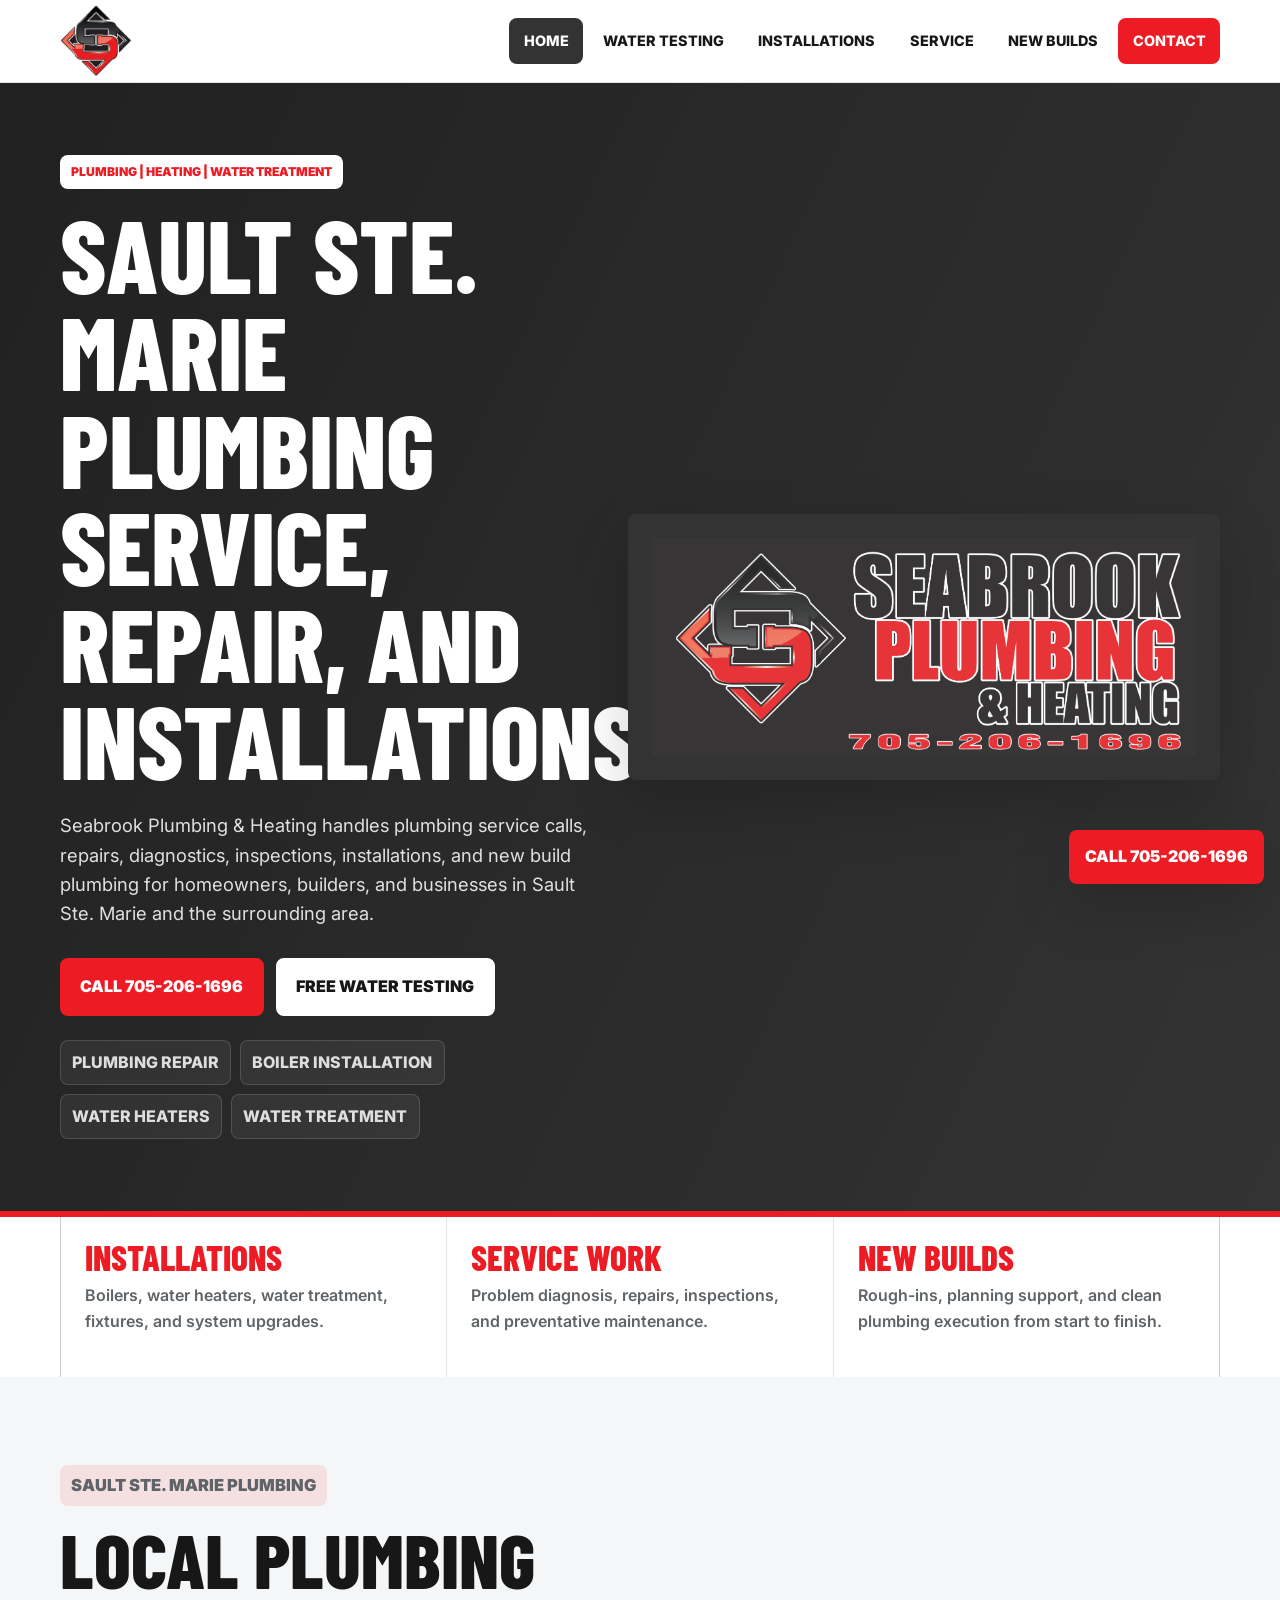
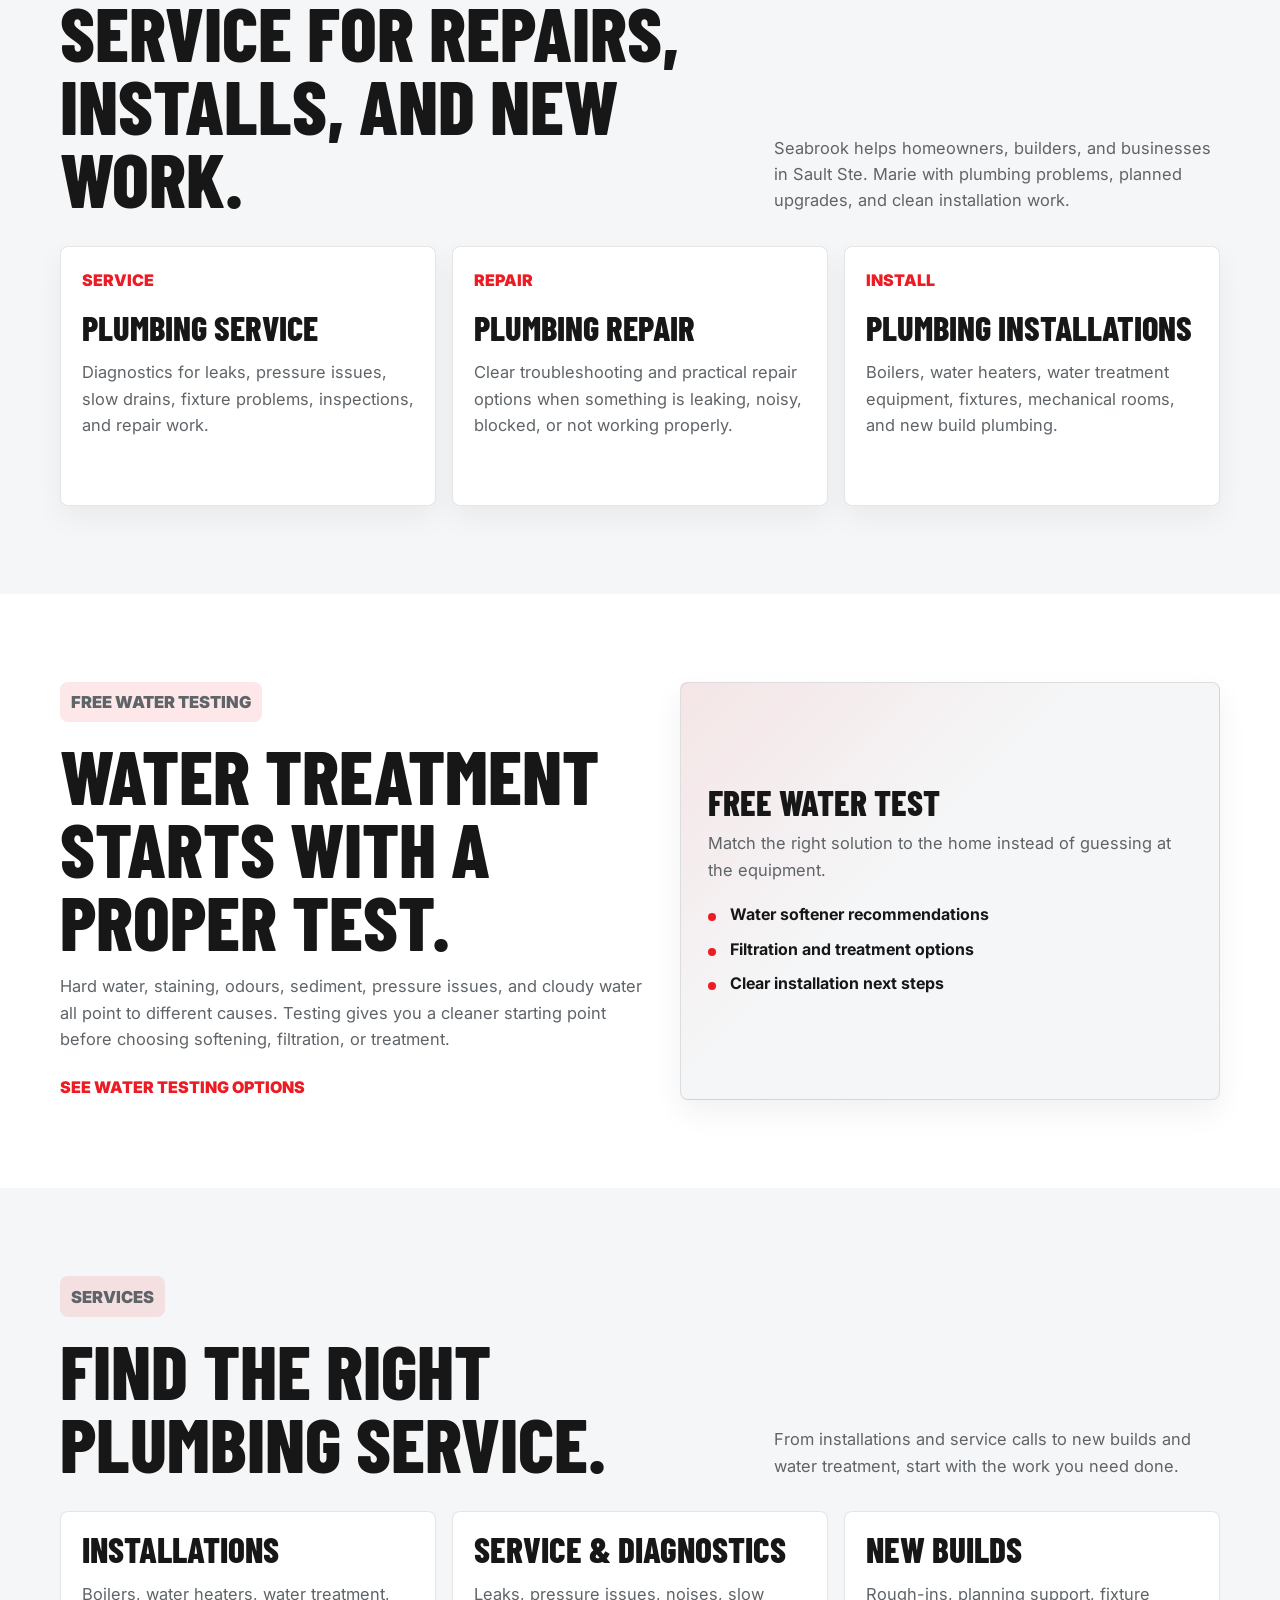
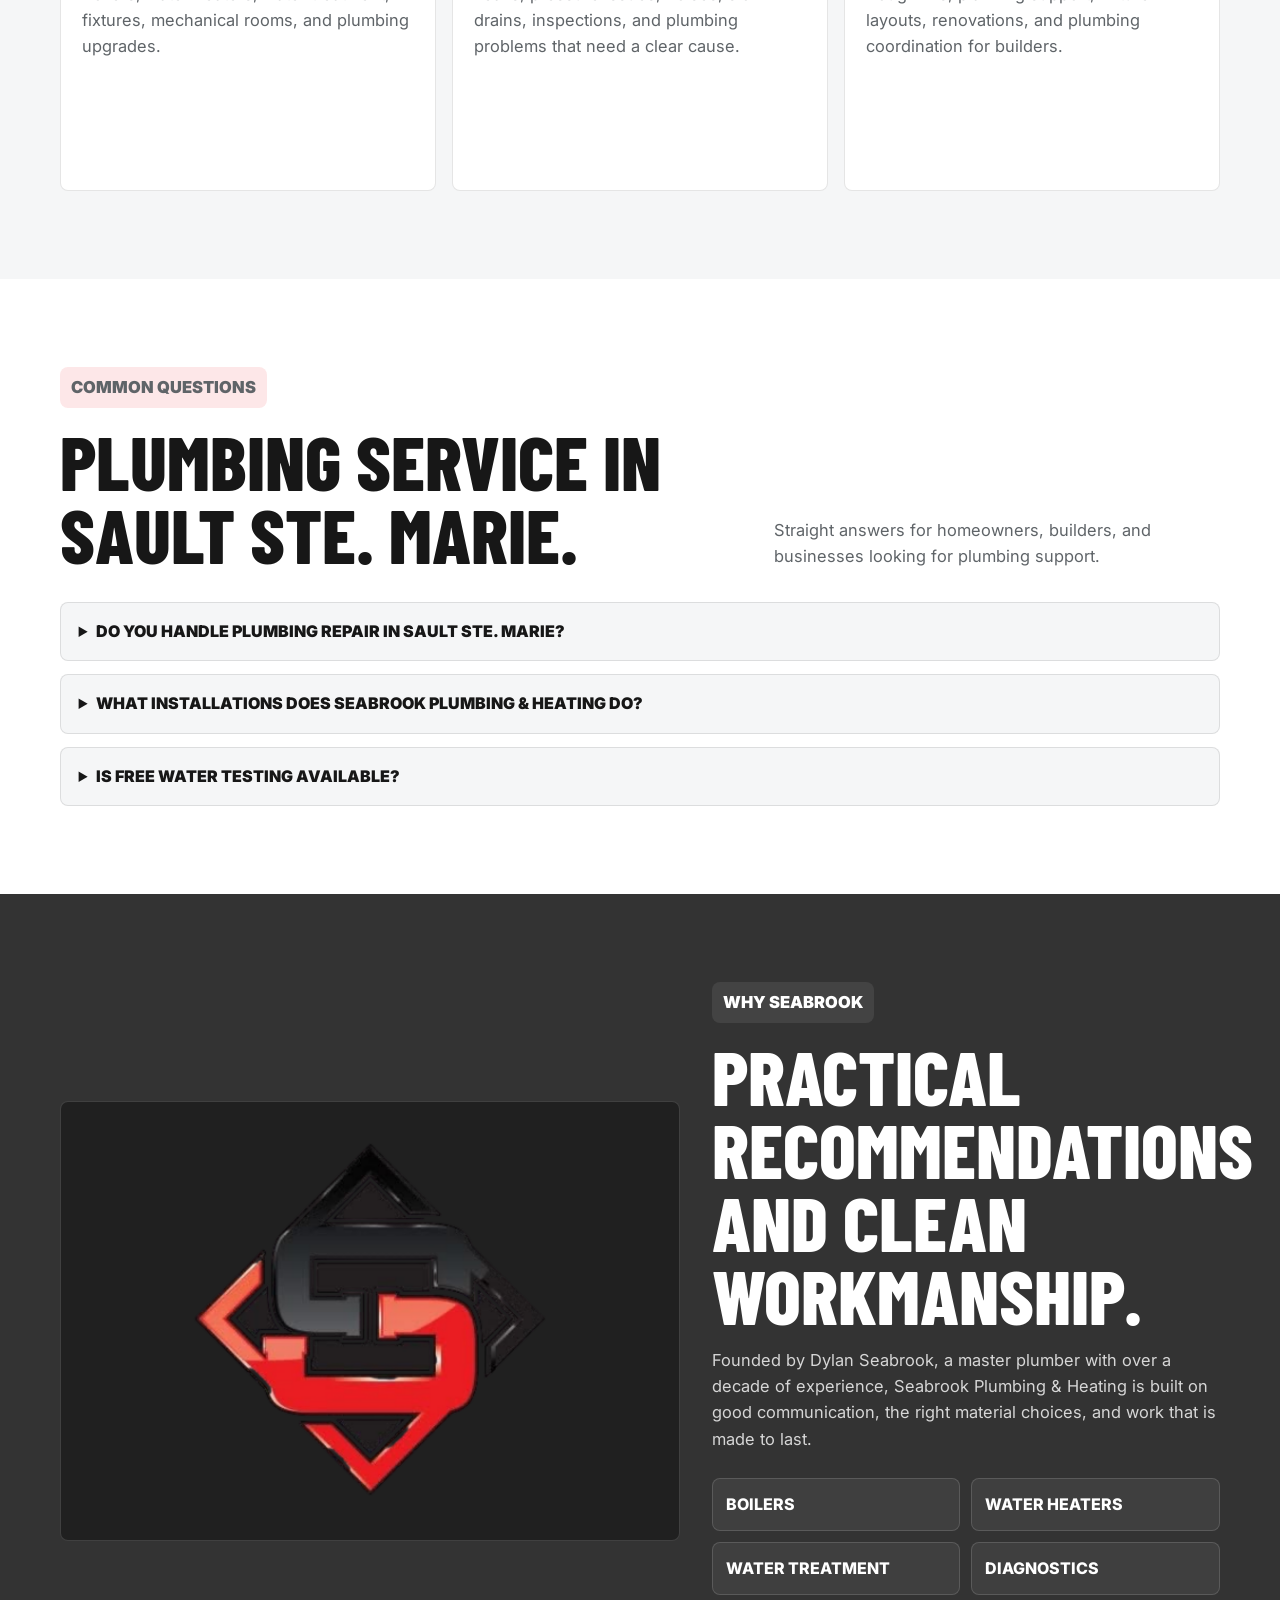
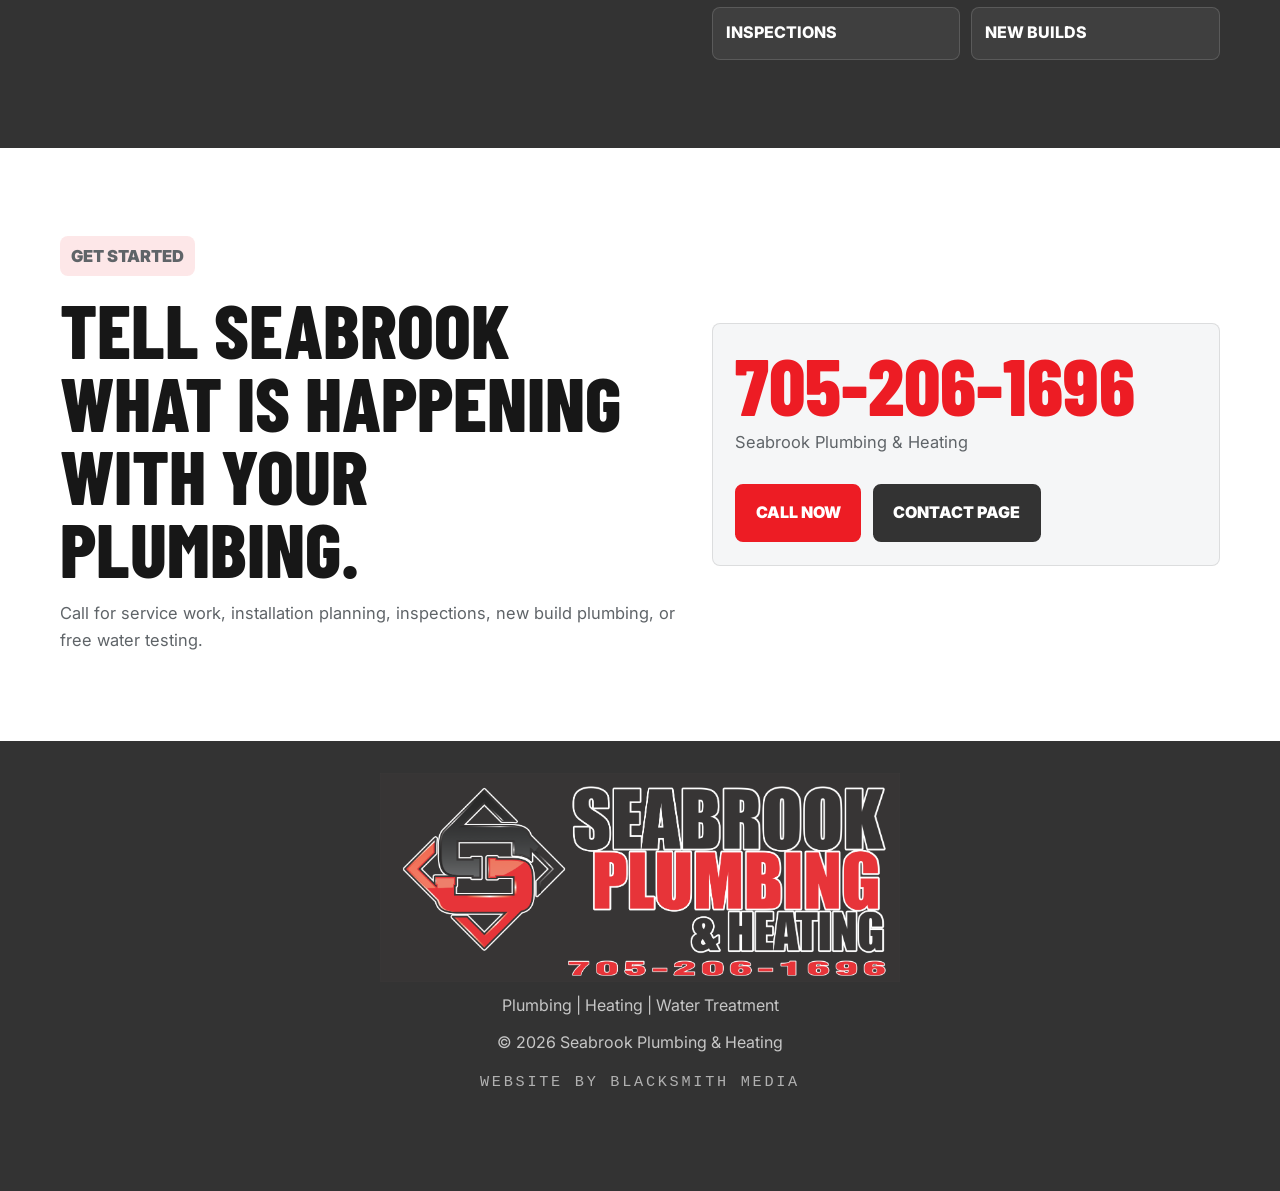
<file: index.html>
<!DOCTYPE html>
<html lang="en">
<head>
  <meta charset="UTF-8" />
  <meta name="viewport" content="width=device-width, initial-scale=1.0" />

  <title>Sault Ste. Marie Plumber | Service, Repair, Installations &amp; Water Treatment</title>
  <meta name="description" content="Seabrook Plumbing & Heating is a Sault Ste. Marie plumber for plumbing service, repair, diagnostics, inspections, boiler and water heater installations, new builds, water treatment, and free water testing." />
  <meta name="robots" content="index, follow" />
  <meta name="theme-color" content="#ffffff" />
  <link rel="canonical" href="https://seabrookplumbing.ca/" />

  <meta property="og:title" content="Sault Ste. Marie Plumber | Service, Repair, Installations &amp; Water Treatment" />
  <meta property="og:description" content="Local plumbing service, repair, installations, inspections, boiler and water heater work, new builds, water treatment, and free water testing in Sault Ste. Marie." />
  <meta property="og:type" content="website" />
  <meta property="og:url" content="https://seabrookplumbing.ca/" />
  <meta property="og:image" content="https://seabrookplumbing.ca/assets/seabrook-logo-header.png" />

  <meta name="twitter:card" content="summary_large_image" />
  <meta name="twitter:title" content="Sault Ste. Marie Plumber | Service, Repair, Installations &amp; Water Treatment" />
  <meta name="twitter:description" content="Local plumbing service, repair, installations, inspections, boiler and water heater work, new builds, water treatment, and free water testing in Sault Ste. Marie." />
  <meta name="twitter:image" content="https://seabrookplumbing.ca/assets/seabrook-logo-header.png" />

  <link rel="icon" type="image/png" href="favicon.png" />
  <link rel="apple-touch-icon" href="apple-touch-icon.png" />
  <link rel="manifest" href="site.webmanifest" />
  <link rel="preconnect" href="https://fonts.googleapis.com" />
  <link rel="preconnect" href="https://fonts.gstatic.com" crossorigin />
  <link href="https://fonts.googleapis.com/css2?family=Barlow+Condensed:wght@600;700;800&amp;family=Inter:wght@400;500;600;700&amp;display=swap" rel="stylesheet" />
  <link rel="stylesheet" href="styles.css" />

  <script type="application/ld+json">
  {
    "@context": "https://schema.org",
    "@type": "Plumber",
    "name": "Seabrook Plumbing & Heating",
    "url": "https://seabrookplumbing.ca/",
    "logo": "https://seabrookplumbing.ca/assets/seabrook-logo.png",
    "image": "https://seabrookplumbing.ca/assets/seabrook-logo-header.png",
    "telephone": "+1-705-206-1696",
    "founder": {
      "@type": "Person",
      "name": "Dylan Seabrook",
      "jobTitle": "Master Plumber"
    },
    "address": {
      "@type": "PostalAddress",
      "addressLocality": "Sault Ste. Marie",
      "addressRegion": "ON",
      "addressCountry": "CA"
    },
    "areaServed": [
      "Sault Ste. Marie, Ontario",
      "Algoma District, Ontario"
    ],
    "hasOfferCatalog": {
      "@type": "OfferCatalog",
      "name": "Sault Ste. Marie Plumbing Services",
      "itemListElement": [
        {
          "@type": "Offer",
          "itemOffered": {
            "@type": "Service",
            "name": "Plumbing Service and Repair in Sault Ste. Marie",
            "serviceType": "Plumbing repair",
            "areaServed": "Sault Ste. Marie, Ontario"
          }
        },
        {
          "@type": "Offer",
          "itemOffered": {
            "@type": "Service",
            "name": "Plumbing Installations in Sault Ste. Marie",
            "serviceType": "Plumbing installation",
            "areaServed": "Sault Ste. Marie, Ontario"
          }
        },
        {
          "@type": "Offer",
          "itemOffered": {
            "@type": "Service",
            "name": "Water Treatment and Free Water Testing",
            "serviceType": "Water treatment",
            "areaServed": "Sault Ste. Marie, Ontario"
          }
        }
      ]
    },
    "mainEntity": [
      {
        "@type": "Question",
        "name": "Does Seabrook Plumbing & Heating provide plumbing repair in Sault Ste. Marie?",
        "acceptedAnswer": {
          "@type": "Answer",
          "text": "Yes. Seabrook Plumbing & Heating provides plumbing service, diagnostics, inspections, and repair support for homes, businesses, and builders in Sault Ste. Marie and the surrounding area."
        }
      },
      {
        "@type": "Question",
        "name": "What plumbing installations does Seabrook Plumbing & Heating handle?",
        "acceptedAnswer": {
          "@type": "Answer",
          "text": "Seabrook Plumbing & Heating handles boiler installations, water heaters, water treatment systems, fixtures, mechanical room work, and plumbing upgrades."
        }
      },
      {
        "@type": "Question",
        "name": "Is free water testing available in Sault Ste. Marie?",
        "acceptedAnswer": {
          "@type": "Answer",
          "text": "Yes. Seabrook Plumbing & Heating offers free water testing to help identify issues such as hard water, staining, odours, sediment, and cloudy water before recommending treatment equipment."
        }
      }
    ],
    "knowsAbout": [
      "Sault Ste. Marie plumbing service",
      "Plumbing repair",
      "Plumbing installations",
      "Boiler installation",
      "Water heater installation",
      "Water treatment",
      "Plumbing inspections",
      "New build plumbing"
    ],
    "description": "Seabrook Plumbing & Heating is based in Sault Ste. Marie and provides plumbing service, plumbing repair, inspections, new build plumbing, boilers, water heaters, water treatment, installations, and free water testing."
  }
  </script>
</head>
<body>
  <a class="skip-link" href="#main">Skip to content</a>

  <header class="site-header">
    <div class="container header-inner">
      <a class="brand" href="./" aria-label="Seabrook Plumbing and Heating home">
        <img src="assets/seabrook-logo.png" alt="Seabrook Plumbing and Heating logo" />
      </a>

      <button class="nav-toggle" type="button" aria-label="Open menu" aria-expanded="false" aria-controls="site-nav">
        <span></span>
        <span></span>
        <span></span>
      </button>

      <nav class="site-nav" id="site-nav" aria-label="Primary navigation">
        <a class="active" href="./">Home</a>
        <a href="water-testing/">Water Testing</a>
        <a href="installations/">Installations</a>
        <a href="service/">Service</a>
        <a href="new-builds/">New Builds</a>
        <a href="contact/">Contact</a>
      </nav>
    </div>
  </header>

  <main id="main">
    <section class="hero">
      <div class="container hero-grid">
        <div class="hero-copy">
          <p class="eyebrow">Plumbing | Heating | Water Treatment</p>
          <h1>Sault Ste. Marie plumbing service, repair, and installations.</h1>
          <p class="hero-text">
            Seabrook Plumbing &amp; Heating handles plumbing service calls, repairs, diagnostics, inspections, installations, and new build plumbing for homeowners, builders, and businesses in Sault Ste. Marie and the surrounding area.
          </p>
          <div class="hero-actions">
            <a class="button" href="tel:+17052061696">Call 705-206-1696</a>
            <a class="button button-light" href="water-testing/">Free Water Testing</a>
          </div>
          <ul class="hero-service-list" aria-label="Primary plumbing services">
            <li>Plumbing Repair</li>
            <li>Boiler Installation</li>
            <li>Water Heaters</li>
            <li>Water Treatment</li>
          </ul>
        </div>

        <div class="hero-art" aria-label="Seabrook Plumbing and Heating">
          <img src="assets/seabrook-logo-header.png" alt="Seabrook Plumbing and Heating" />
        </div>
      </div>
    </section>

    <section class="trust-strip" aria-label="Service highlights">
      <div class="container trust-grid">
        <a href="installations/">
          <strong>Installations</strong>
          <span>Boilers, water heaters, water treatment, fixtures, and system upgrades.</span>
        </a>
        <a href="service/">
          <strong>Service Work</strong>
          <span>Problem diagnosis, repairs, inspections, and preventative maintenance.</span>
        </a>
        <a href="new-builds/">
          <strong>New Builds</strong>
          <span>Rough-ins, planning support, and clean plumbing execution from start to finish.</span>
        </a>
      </div>
    </section>

    <section class="section local-seo-section">
      <div class="container">
        <div class="section-header">
          <div>
            <p class="section-kicker">Sault Ste. Marie Plumbing</p>
            <h2>Local plumbing service for repairs, installs, and new work.</h2>
          </div>
          <p>
            Seabrook helps homeowners, builders, and businesses in Sault Ste. Marie with plumbing problems, planned upgrades, and clean installation work.
          </p>
        </div>
        <div class="local-seo-grid">
          <article>
            <span>Service</span>
            <h3>Plumbing Service</h3>
            <p>Diagnostics for leaks, pressure issues, slow drains, fixture problems, inspections, and repair work.</p>
          </article>
          <article>
            <span>Repair</span>
            <h3>Plumbing Repair</h3>
            <p>Clear troubleshooting and practical repair options when something is leaking, noisy, blocked, or not working properly.</p>
          </article>
          <article>
            <span>Install</span>
            <h3>Plumbing Installations</h3>
            <p>Boilers, water heaters, water treatment equipment, fixtures, mechanical rooms, and new build plumbing.</p>
          </article>
        </div>
      </div>
    </section>

    <section class="section water-section">
      <div class="container water-grid">
        <div>
          <p class="section-kicker">Free Water Testing</p>
          <h2>Water treatment starts with a proper test.</h2>
          <p>
            Hard water, staining, odours, sediment, pressure issues, and cloudy water all point to different causes. Testing gives you a cleaner starting point before choosing softening, filtration, or treatment.
          </p>
          <a class="text-link" href="water-testing/">See water testing options</a>
        </div>
        <div class="test-panel">
          <h3>Free Water Test</h3>
          <p>Match the right solution to the home instead of guessing at the equipment.</p>
          <ul>
            <li>Water softener recommendations</li>
            <li>Filtration and treatment options</li>
            <li>Clear installation next steps</li>
          </ul>
        </div>
      </div>
    </section>

    <section class="section">
      <div class="container">
        <div class="section-header">
          <div>
            <p class="section-kicker">Services</p>
            <h2>Find the right plumbing service.</h2>
          </div>
          <p>
            From installations and service calls to new builds and water treatment, start with the work you need done.
          </p>
        </div>

        <div class="services-grid">
          <a class="service-card" href="installations/">
            <h3>Installations</h3>
            <p>Boilers, water heaters, water treatment, fixtures, mechanical rooms, and plumbing upgrades.</p>
          </a>
          <a class="service-card" href="service/">
            <h3>Service &amp; Diagnostics</h3>
            <p>Leaks, pressure issues, noises, slow drains, inspections, and plumbing problems that need a clear cause.</p>
          </a>
          <a class="service-card" href="new-builds/">
            <h3>New Builds</h3>
            <p>Rough-ins, planning support, fixture layouts, renovations, and plumbing coordination for builders.</p>
          </a>
        </div>
      </div>
    </section>

    <section class="section faq-section">
      <div class="container">
        <div class="section-header">
          <div>
            <p class="section-kicker">Common Questions</p>
            <h2>Plumbing service in Sault Ste. Marie.</h2>
          </div>
          <p>
            Straight answers for homeowners, builders, and businesses looking for plumbing support.
          </p>
        </div>
        <div class="faq-grid">
          <details>
            <summary>Do you handle plumbing repair in Sault Ste. Marie?</summary>
            <p>Yes. Seabrook handles service calls, diagnostics, inspections, and repair planning for plumbing problems in Sault Ste. Marie and the surrounding area.</p>
          </details>
          <details>
            <summary>What installations does Seabrook Plumbing &amp; Heating do?</summary>
            <p>Installation work includes boilers, water heaters, water treatment equipment, fixtures, mechanical rooms, and plumbing upgrades.</p>
          </details>
          <details>
            <summary>Is free water testing available?</summary>
            <p>Yes. Free water testing helps identify hard water, staining, odours, sediment, and cloudy water before choosing treatment equipment.</p>
          </details>
        </div>
      </div>
    </section>

    <section class="section build-section">
      <div class="container build-grid">
        <div class="logo-panel">
          <img src="assets/seabrook-logo.png" alt="Seabrook Plumbing and Heating logo mark" />
        </div>
        <div>
          <p class="section-kicker">Why Seabrook</p>
          <h2>Practical recommendations and clean workmanship.</h2>
          <p>
            Founded by Dylan Seabrook, a master plumber with over a decade of experience, Seabrook Plumbing &amp; Heating is built on good communication, the right material choices, and work that is made to last.
          </p>
          <div class="check-grid">
            <span>Boilers</span>
            <span>Water Heaters</span>
            <span>Water Treatment</span>
            <span>Diagnostics</span>
            <span>Inspections</span>
            <span>New Builds</span>
          </div>
        </div>
      </div>
    </section>

    <section class="section contact-section">
      <div class="container contact-grid">
        <div>
          <p class="section-kicker">Get Started</p>
          <h2>Tell Seabrook what is happening with your plumbing.</h2>
          <p>
            Call for service work, installation planning, inspections, new build plumbing, or free water testing.
          </p>
        </div>
        <div class="contact-card">
          <a class="contact-number" href="tel:+17052061696">705-206-1696</a>
          <p>Seabrook Plumbing &amp; Heating</p>
          <div class="contact-actions">
            <a class="button" href="tel:+17052061696">Call Now</a>
            <a class="button button-dark" href="contact/">Contact Page</a>
          </div>
        </div>
      </div>
    </section>
  </main>

  <footer class="site-footer">
    <div class="container footer-inner">
      <img src="assets/seabrook-logo-header.png" alt="Seabrook Plumbing and Heating" />
      <p>Plumbing | Heating | Water Treatment</p>
      <p>&copy; 2026 Seabrook Plumbing &amp; Heating</p><a class="footer-credit" href="https://blacksmithmedia.ca" target="_blank" rel="noopener">Website By Blacksmith Media</a>
    </div>
  </footer>

  <a class="floating-call" href="tel:+17052061696">Call 705-206-1696</a>
  <script src="script.js"></script>
</body>
</html>
</file>
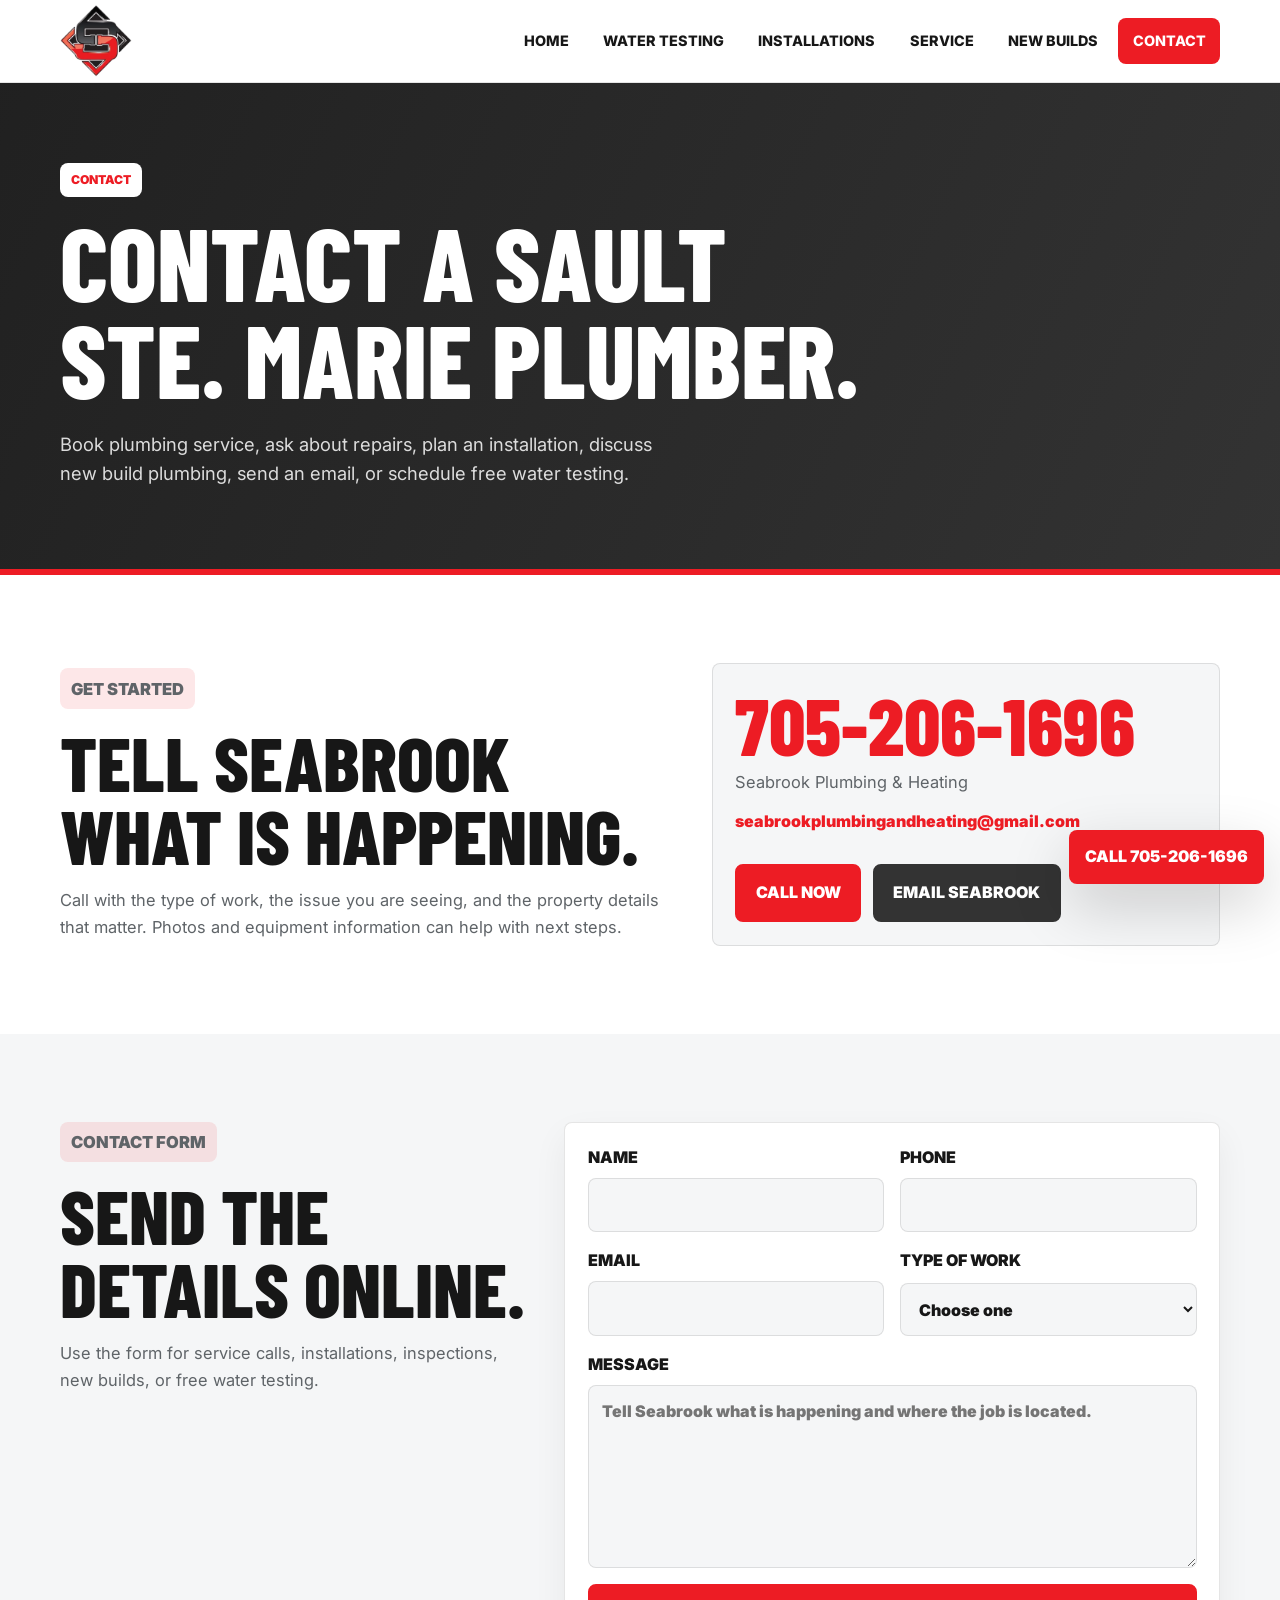
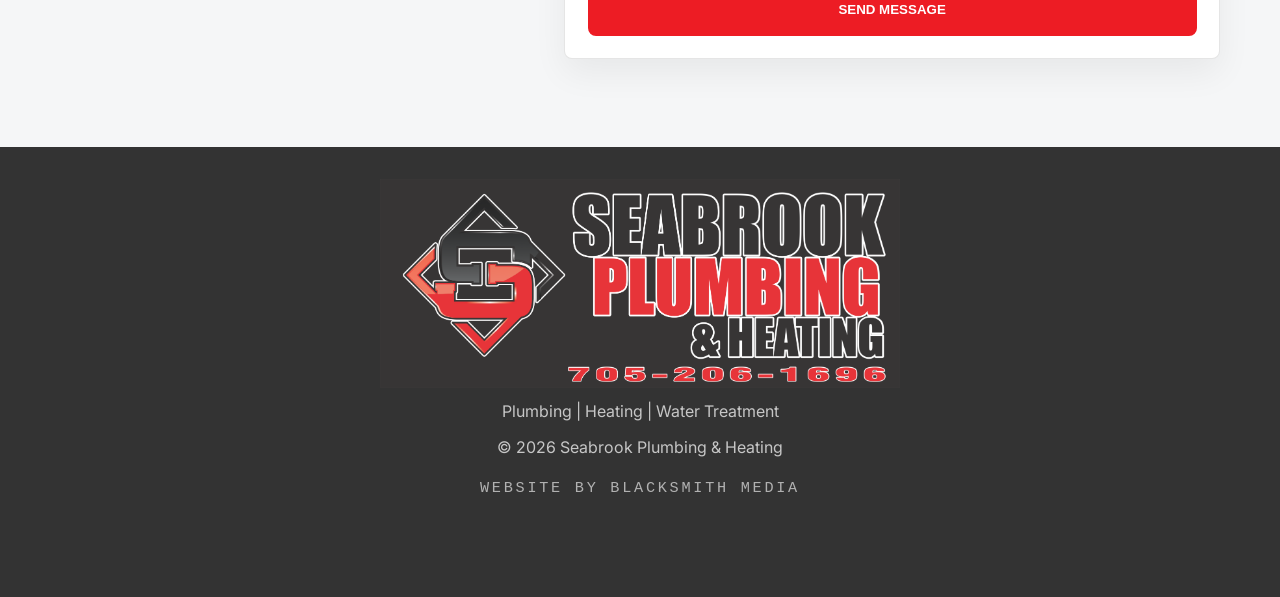
<file: contact/index.html>
<!DOCTYPE html>
<html lang="en">
<head>
  <meta charset="UTF-8" />
  <meta name="viewport" content="width=device-width, initial-scale=1.0" />
  <title>Contact a Sault Ste. Marie Plumber | Service, Repair &amp; Installations</title>
  <meta name="description" content="Contact Seabrook Plumbing & Heating in Sault Ste. Marie for plumbing service, plumbing repair, installations, inspections, new builds, water treatment, and free water testing." />
  <meta name="robots" content="index, follow" />
  <meta name="theme-color" content="#ffffff" />
  <link rel="canonical" href="https://seabrookplumbing.ca/contact/" />
  <link rel="icon" type="image/png" href="../favicon.png" />
  <link rel="apple-touch-icon" href="../apple-touch-icon.png" />
  <link rel="manifest" href="../site.webmanifest" />
  <link rel="preconnect" href="https://fonts.googleapis.com" />
  <link rel="preconnect" href="https://fonts.gstatic.com" crossorigin />
  <link href="https://fonts.googleapis.com/css2?family=Barlow+Condensed:wght@600;700;800&amp;family=Inter:wght@400;500;600;700&amp;display=swap" rel="stylesheet" />
  <link rel="stylesheet" href="../styles.css" />
</head>
<body>
  <a class="skip-link" href="#main">Skip to content</a>
  <header class="site-header">
    <div class="container header-inner">
      <a class="brand" href="../" aria-label="Seabrook Plumbing and Heating home"><img src="../assets/seabrook-logo.png" alt="Seabrook Plumbing and Heating logo" /></a>
      <button class="nav-toggle" type="button" aria-label="Open menu" aria-expanded="false" aria-controls="site-nav"><span></span><span></span><span></span></button>
      <nav class="site-nav" id="site-nav" aria-label="Primary navigation">
        <a href="../">Home</a>
        <a href="../water-testing/">Water Testing</a>
        <a href="../installations/">Installations</a>
        <a href="../service/">Service</a>
        <a href="../new-builds/">New Builds</a>
        <a class="active" href="./">Contact</a>
      </nav>
    </div>
  </header>
  <main id="main">
    <section class="page-hero">
      <div class="container">
        <p class="eyebrow">Contact</p>
        <h1>Contact a Sault Ste. Marie plumber.</h1>
        <p class="hero-text">Book plumbing service, ask about repairs, plan an installation, discuss new build plumbing, send an email, or schedule free water testing.</p>
      </div>
    </section>
    <section class="section contact-section">
      <div class="container contact-grid">
        <div>
          <p class="section-kicker">Get Started</p>
          <h2>Tell Seabrook what is happening.</h2>
          <p>Call with the type of work, the issue you are seeing, and the property details that matter. Photos and equipment information can help with next steps.</p>
        </div>
        <div class="contact-card">
          <a class="contact-number" href="tel:+17052061696">705-206-1696</a>
          <p>Seabrook Plumbing &amp; Heating</p>
          <a class="email-link" href="mailto:seabrookplumbingandheating@gmail.com">seabrookplumbingandheating@gmail.com</a>
          <div class="contact-actions"><a class="button" href="tel:+17052061696">Call Now</a><a class="button button-dark" href="mailto:seabrookplumbingandheating@gmail.com">Email Seabrook</a></div>
        </div>
      </div>
    </section>
    <section class="section">
      <div class="container form-grid">
        <div>
          <p class="section-kicker">Contact Form</p>
          <h2>Send the details online.</h2>
          <p>Use the form for service calls, installations, inspections, new builds, or free water testing.</p>
        </div>
        <form class="site-form" action="https://formsubmit.co/seabrookplumbingandheating@gmail.com" method="POST">
          <input type="hidden" name="_subject" value="New contact form submission from seabrookplumbing.ca" />
          <input type="hidden" name="_captcha" value="false" />
          <input type="hidden" name="_template" value="table" />
          <label>
            Name
            <input type="text" name="name" autocomplete="name" required />
          </label>
          <label>
            Phone
            <input type="tel" name="phone" autocomplete="tel" required />
          </label>
          <label>
            Email
            <input type="email" name="email" autocomplete="email" />
          </label>
          <label>
            Type of work
            <select name="work_type" required>
              <option value="">Choose one</option>
              <option value="Free water testing">Free water testing</option>
              <option value="Installation">Installation</option>
              <option value="Service or diagnostics">Service or diagnostics</option>
              <option value="Inspection">Inspection</option>
              <option value="New build or renovation">New build or renovation</option>
              <option value="Other">Other</option>
            </select>
          </label>
          <label class="full-field">
            Message
            <textarea name="message" rows="6" placeholder="Tell Seabrook what is happening and where the job is located." required></textarea>
          </label>
          <button class="button" type="submit">Send Message</button>
        </form>
      </div>
    </section>
  </main>
  <footer class="site-footer"><div class="container footer-inner"><img src="../assets/seabrook-logo-header.png" alt="Seabrook Plumbing and Heating" /><p>Plumbing | Heating | Water Treatment</p><p>&copy; 2026 Seabrook Plumbing &amp; Heating</p><a class="footer-credit" href="https://blacksmithmedia.ca" target="_blank" rel="noopener">Website By Blacksmith Media</a></div></footer>
  <a class="floating-call" href="tel:+17052061696">Call 705-206-1696</a>
  <script src="../script.js"></script>
</body>
</html>
</file>
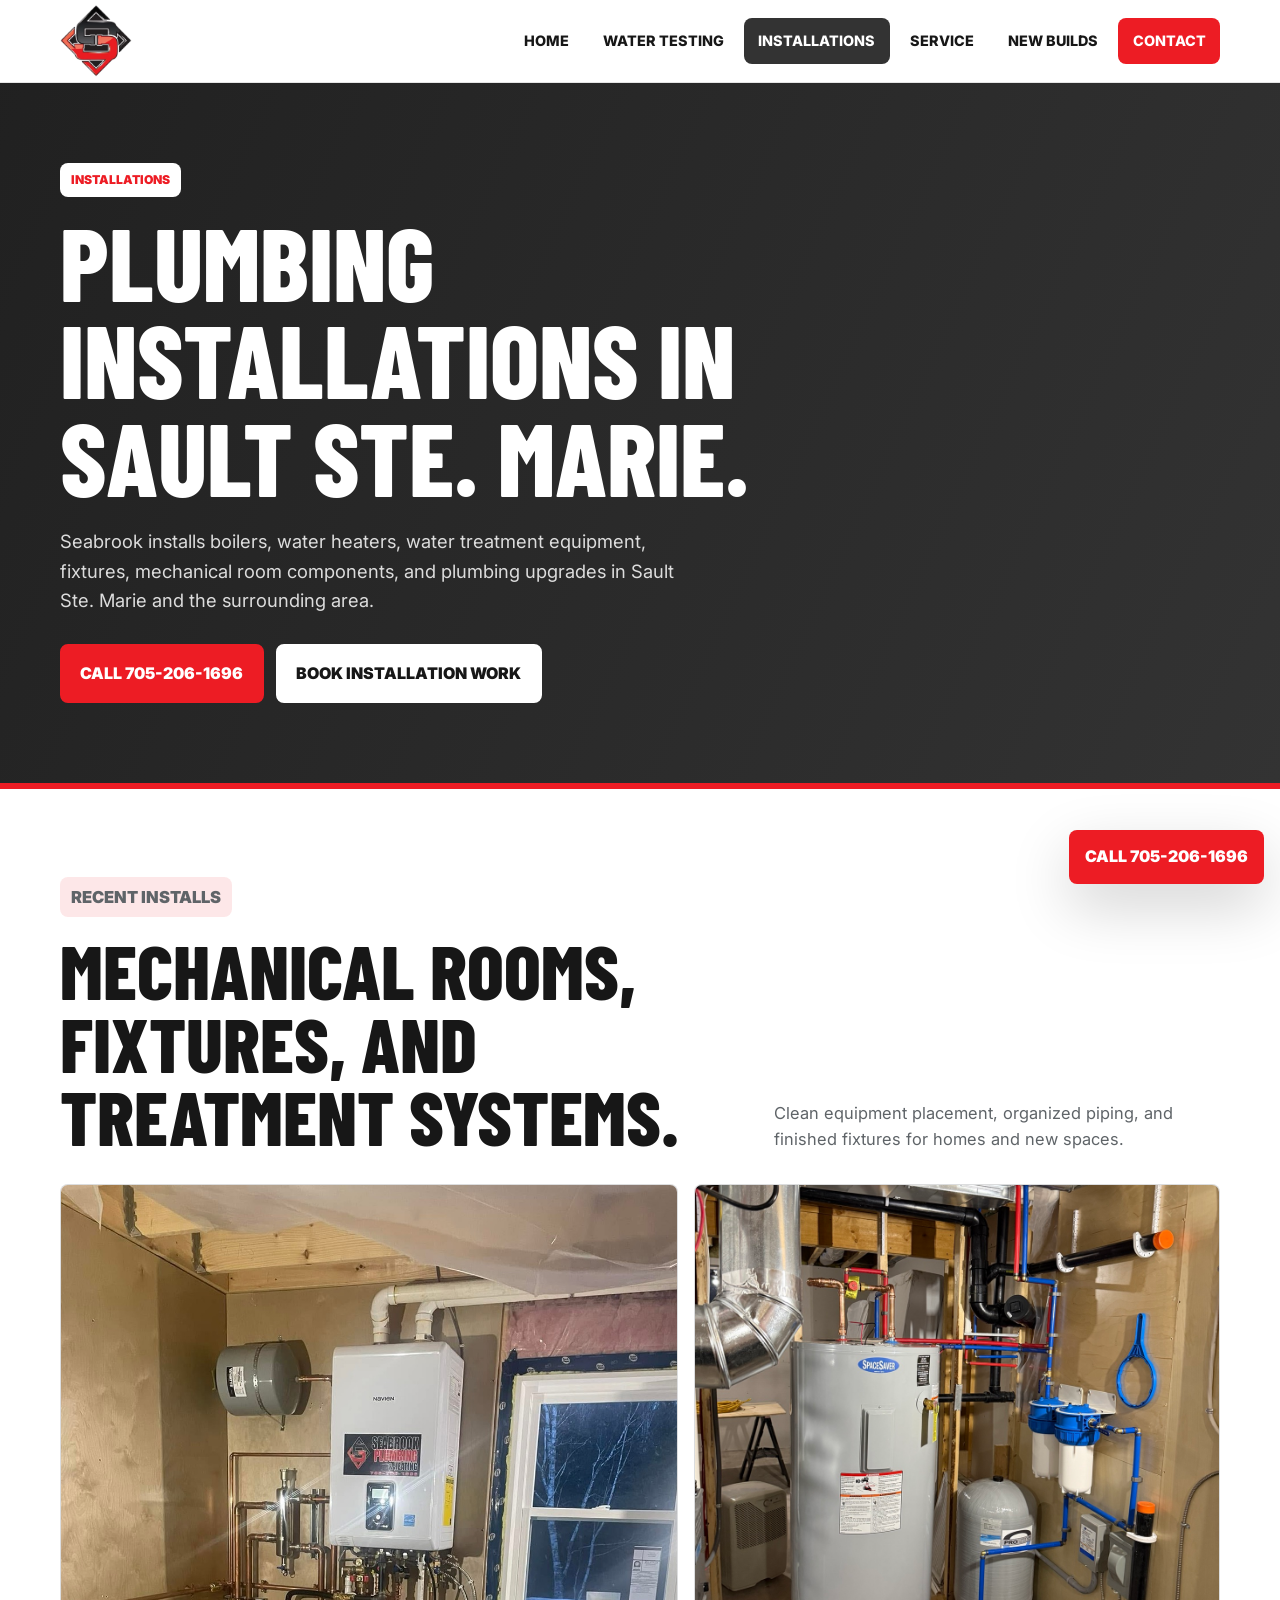
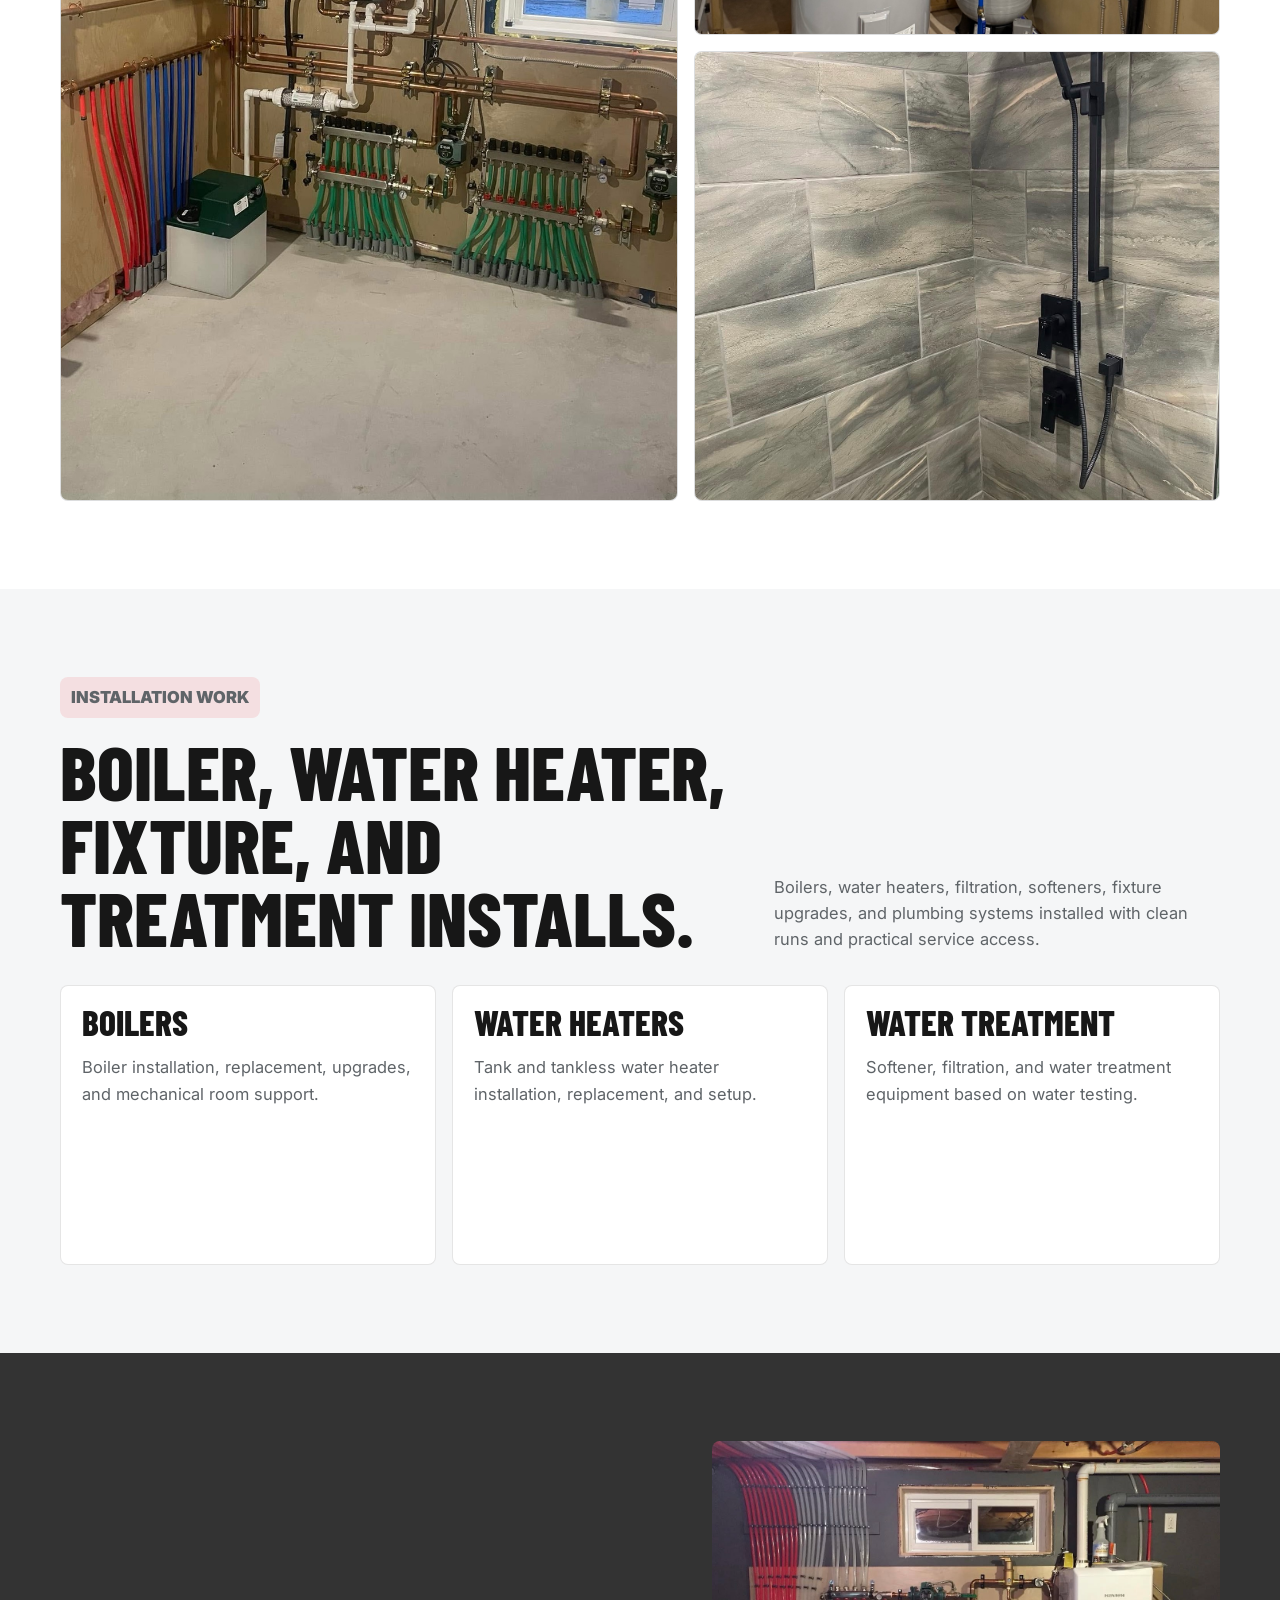
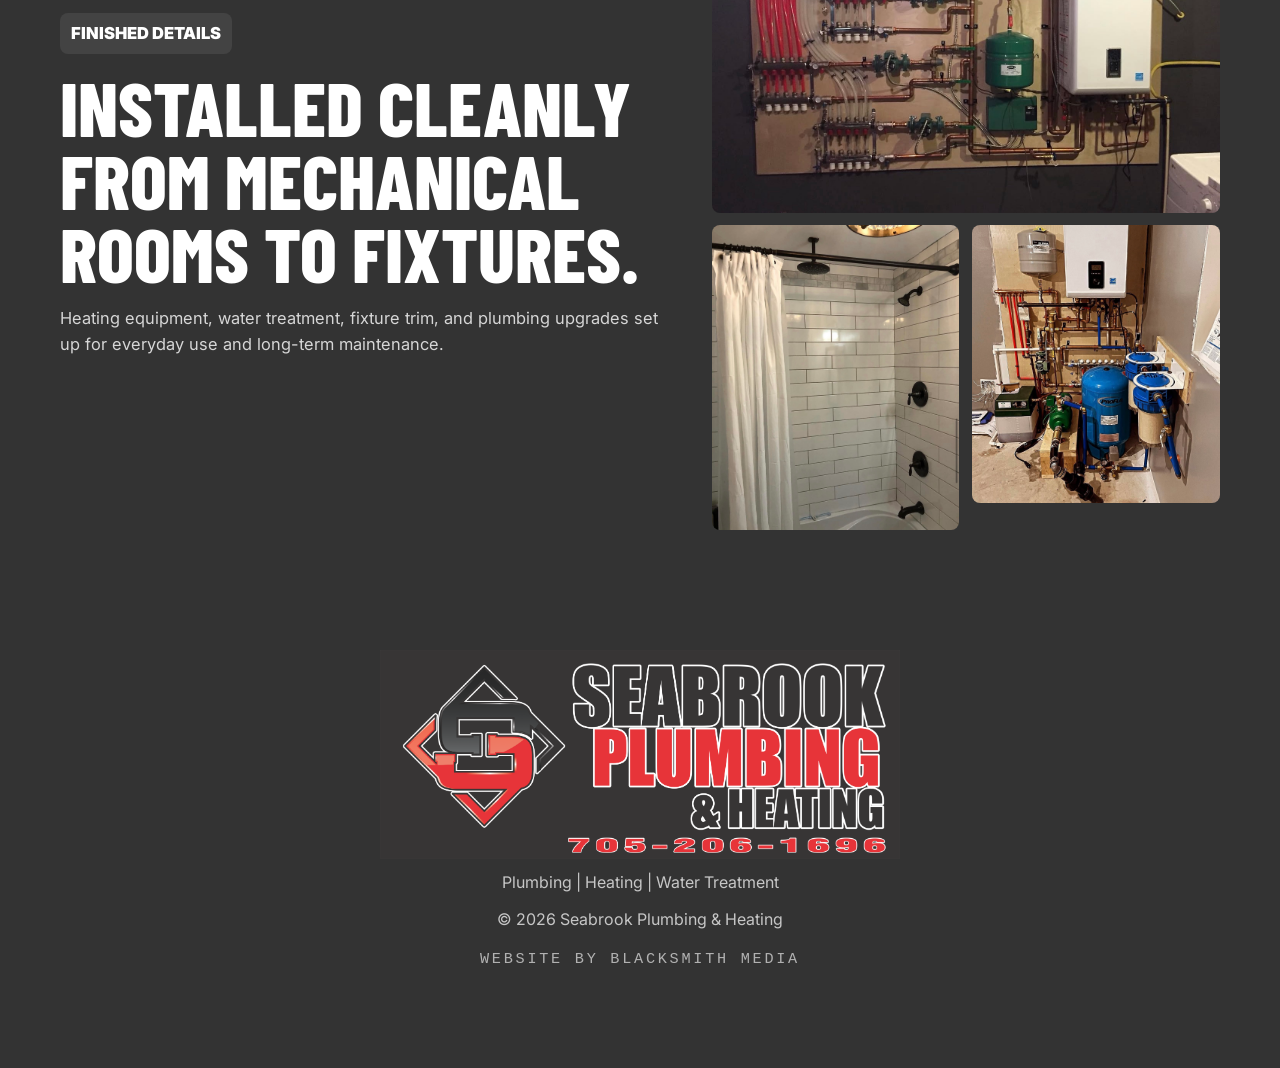
<file: installations/index.html>
<!DOCTYPE html>
<html lang="en">
<head>
  <meta charset="UTF-8" />
  <meta name="viewport" content="width=device-width, initial-scale=1.0" />
  <title>Plumbing Installations in Sault Ste. Marie | Boilers, Water Heaters &amp; Treatment</title>
  <meta name="description" content="Seabrook Plumbing & Heating provides plumbing installations in Sault Ste. Marie, including boilers, water heaters, water treatment equipment, fixtures, and plumbing upgrades." />
  <meta name="robots" content="index, follow" />
  <meta name="theme-color" content="#ffffff" />
  <link rel="canonical" href="https://seabrookplumbing.ca/installations/" />
  <link rel="icon" type="image/png" href="../favicon.png" />
  <link rel="apple-touch-icon" href="../apple-touch-icon.png" />
  <link rel="manifest" href="../site.webmanifest" />
  <link rel="preconnect" href="https://fonts.googleapis.com" />
  <link rel="preconnect" href="https://fonts.gstatic.com" crossorigin />
  <link href="https://fonts.googleapis.com/css2?family=Barlow+Condensed:wght@600;700;800&amp;family=Inter:wght@400;500;600;700&amp;display=swap" rel="stylesheet" />
  <link rel="stylesheet" href="../styles.css" />
</head>
<body>
  <a class="skip-link" href="#main">Skip to content</a>
  <header class="site-header">
    <div class="container header-inner">
      <a class="brand" href="../" aria-label="Seabrook Plumbing and Heating home"><img src="../assets/seabrook-logo.png" alt="Seabrook Plumbing and Heating logo" /></a>
      <button class="nav-toggle" type="button" aria-label="Open menu" aria-expanded="false" aria-controls="site-nav"><span></span><span></span><span></span></button>
      <nav class="site-nav" id="site-nav" aria-label="Primary navigation">
        <a href="../">Home</a>
        <a href="../water-testing/">Water Testing</a>
        <a class="active" href="./">Installations</a>
        <a href="../service/">Service</a>
        <a href="../new-builds/">New Builds</a>
        <a href="../contact/">Contact</a>
      </nav>
    </div>
  </header>
  <main id="main">
    <section class="page-hero">
      <div class="container">
        <p class="eyebrow">Installations</p>
        <h1>Plumbing installations in Sault Ste. Marie.</h1>
        <p class="hero-text">Seabrook installs boilers, water heaters, water treatment equipment, fixtures, mechanical room components, and plumbing upgrades in Sault Ste. Marie and the surrounding area.</p>
        <div class="hero-actions"><a class="button" href="tel:+17052061696">Call 705-206-1696</a><a class="button button-light" href="../contact/">Book Installation Work</a></div>
      </div>
    </section>
    <section class="section install-gallery-section">
      <div class="container">
        <div class="section-header">
          <div><p class="section-kicker">Recent Installs</p><h2>Mechanical rooms, fixtures, and treatment systems.</h2></div>
          <p>Clean equipment placement, organized piping, and finished fixtures for homes and new spaces.</p>
        </div>
        <div class="install-feature-grid">
          <figure class="install-feature large">
            <img src="/assets/install-boiler-manifold.jpeg" alt="Boiler and radiant manifold installation with copper piping" />
            <figcaption>Boiler and radiant manifold installation.</figcaption>
          </figure>
          <figure class="install-feature">
            <img src="/assets/install-water-heater-treatment.jpeg" alt="Water heater and water treatment equipment installation" />
            <figcaption>Water heater and treatment setup.</figcaption>
          </figure>
          <figure class="install-feature">
            <img src="/assets/install-shower-gray-tile.jpeg" alt="Finished tile shower with black plumbing fixtures" />
            <figcaption>Finished shower fixture installation.</figcaption>
          </figure>
        </div>
      </div>
    </section>
    <section class="section">
      <div class="container">
        <div class="section-header">
          <div><p class="section-kicker">Installation Work</p><h2>Boiler, water heater, fixture, and treatment installs.</h2></div>
          <p>Boilers, water heaters, filtration, softeners, fixture upgrades, and plumbing systems installed with clean runs and practical service access.</p>
        </div>
        <div class="services-grid">
          <article class="service-card"><h3>Boilers</h3><p>Boiler installation, replacement, upgrades, and mechanical room support.</p></article>
          <article class="service-card"><h3>Water Heaters</h3><p>Tank and tankless water heater installation, replacement, and setup.</p></article>
          <article class="service-card"><h3>Water Treatment</h3><p>Softener, filtration, and water treatment equipment based on water testing.</p></article>
        </div>
      </div>
    </section>
    <section class="section build-section">
      <div class="container split">
        <div><p class="section-kicker">Finished Details</p><h2>Installed cleanly from mechanical rooms to fixtures.</h2><p>Heating equipment, water treatment, fixture trim, and plumbing upgrades set up for everyday use and long-term maintenance.</p></div>
        <div class="install-side-gallery">
          <img src="/assets/install-boiler-wide.jpeg" alt="Wide boiler installation with manifolds and copper piping" />
          <img src="/assets/install-shower-white-tile.jpeg" alt="White tile shower with black plumbing fixtures" />
          <img src="/assets/install-treatment-system.jpeg" alt="Water treatment and boiler equipment installation" />
        </div>
      </div>
    </section>
  </main>
  <footer class="site-footer"><div class="container footer-inner"><img src="../assets/seabrook-logo-header.png" alt="Seabrook Plumbing and Heating" /><p>Plumbing | Heating | Water Treatment</p><p>&copy; 2026 Seabrook Plumbing &amp; Heating</p><a class="footer-credit" href="https://blacksmithmedia.ca" target="_blank" rel="noopener">Website By Blacksmith Media</a></div></footer>
  <a class="floating-call" href="tel:+17052061696">Call 705-206-1696</a>
  <script src="../script.js"></script>
</body>
</html>
</file>
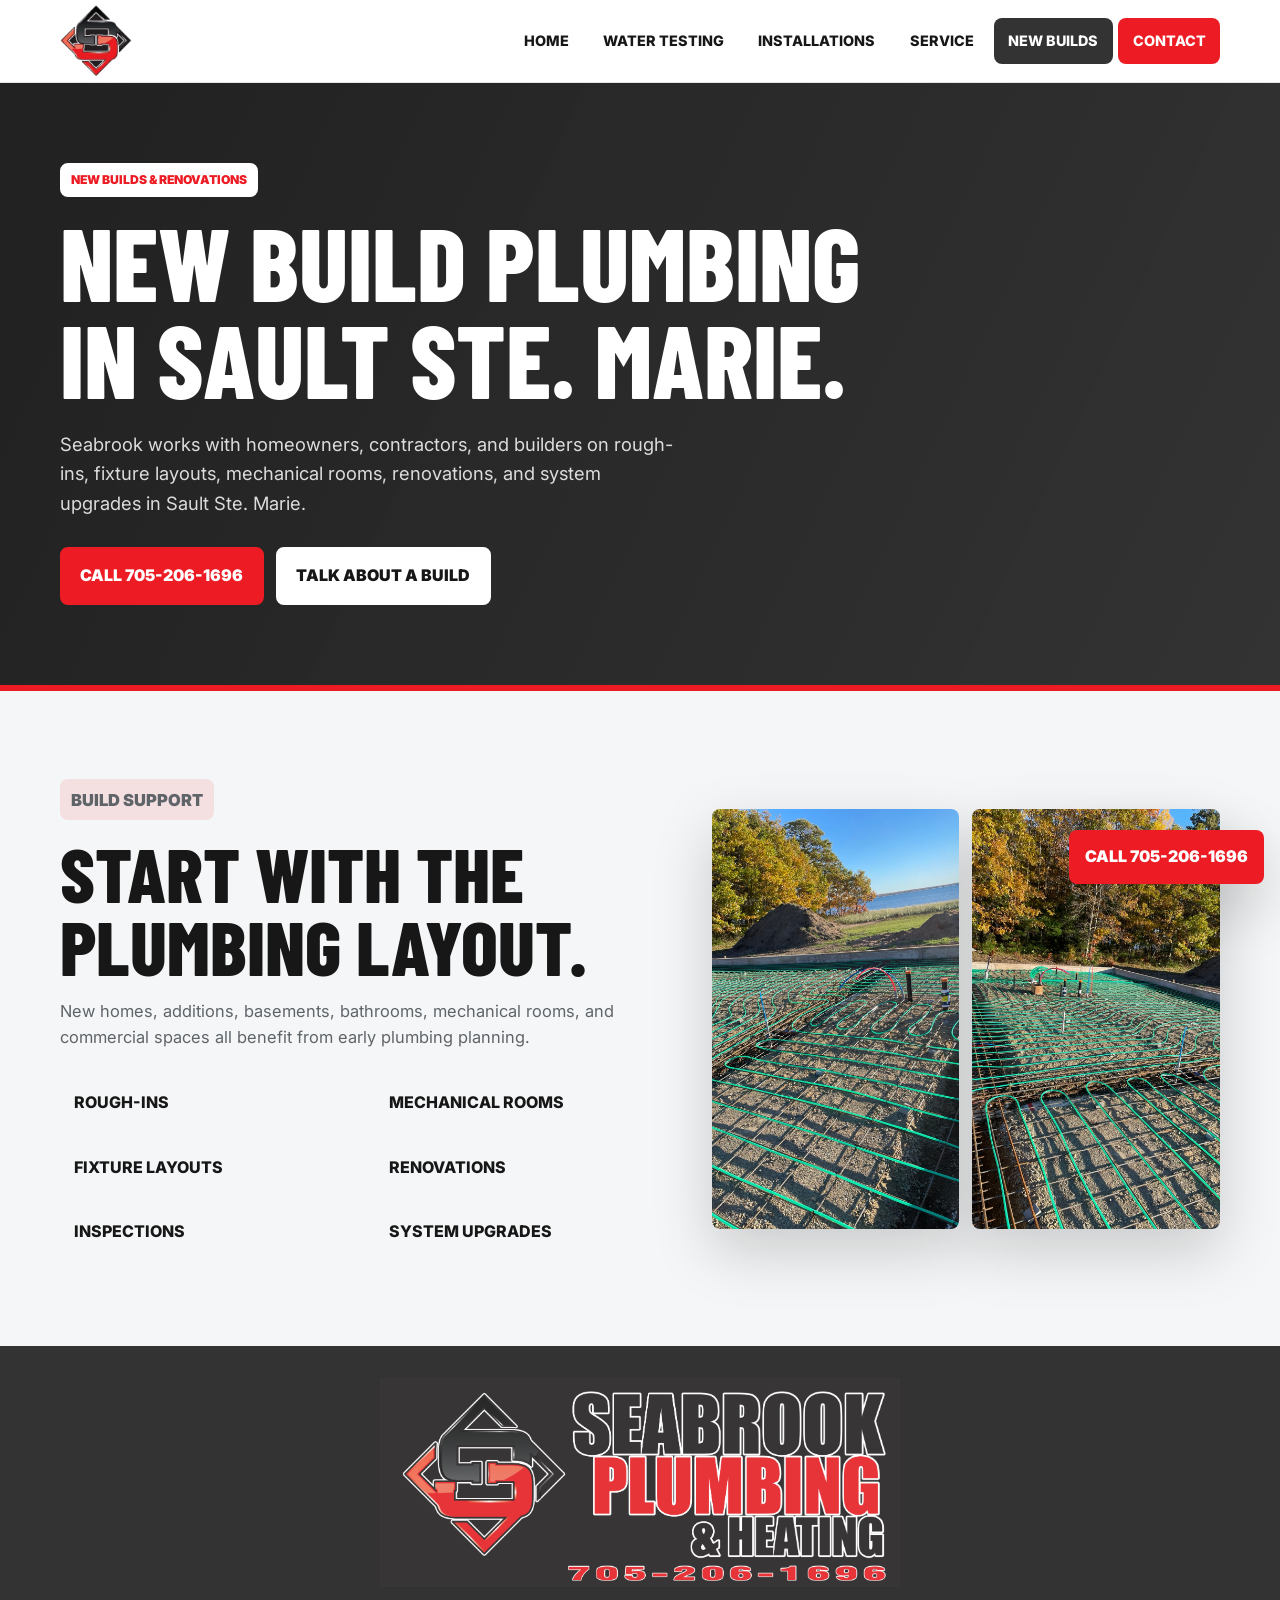
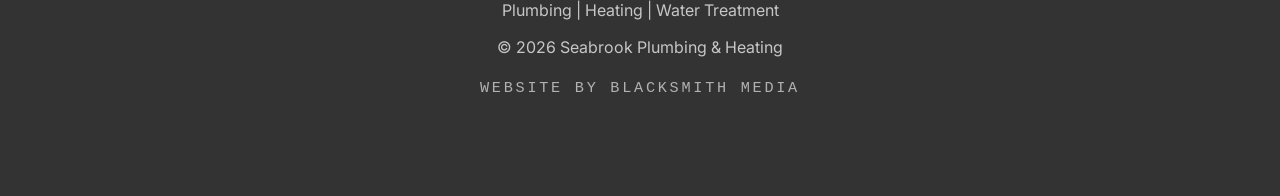
<file: new-builds/index.html>
<!DOCTYPE html>
<html lang="en">
<head>
  <meta charset="UTF-8" />
  <meta name="viewport" content="width=device-width, initial-scale=1.0" />
  <title>New Build Plumbing in Sault Ste. Marie | Seabrook Plumbing &amp; Heating</title>
  <meta name="description" content="Seabrook Plumbing & Heating supports new build plumbing, rough-ins, fixture layouts, mechanical rooms, renovations, and contractor coordination in Sault Ste. Marie." />
  <meta name="robots" content="index, follow" />
  <meta name="theme-color" content="#ffffff" />
  <link rel="canonical" href="https://seabrookplumbing.ca/new-builds/" />
  <link rel="icon" type="image/png" href="../favicon.png" />
  <link rel="apple-touch-icon" href="../apple-touch-icon.png" />
  <link rel="manifest" href="../site.webmanifest" />
  <link rel="preconnect" href="https://fonts.googleapis.com" />
  <link rel="preconnect" href="https://fonts.gstatic.com" crossorigin />
  <link href="https://fonts.googleapis.com/css2?family=Barlow+Condensed:wght@600;700;800&amp;family=Inter:wght@400;500;600;700&amp;display=swap" rel="stylesheet" />
  <link rel="stylesheet" href="../styles.css" />
</head>
<body>
  <a class="skip-link" href="#main">Skip to content</a>
  <header class="site-header">
    <div class="container header-inner">
      <a class="brand" href="../" aria-label="Seabrook Plumbing and Heating home"><img src="../assets/seabrook-logo.png" alt="Seabrook Plumbing and Heating logo" /></a>
      <button class="nav-toggle" type="button" aria-label="Open menu" aria-expanded="false" aria-controls="site-nav"><span></span><span></span><span></span></button>
      <nav class="site-nav" id="site-nav" aria-label="Primary navigation">
        <a href="../">Home</a>
        <a href="../water-testing/">Water Testing</a>
        <a href="../installations/">Installations</a>
        <a href="../service/">Service</a>
        <a class="active" href="./">New Builds</a>
        <a href="../contact/">Contact</a>
      </nav>
    </div>
  </header>
  <main id="main">
    <section class="page-hero">
      <div class="container">
        <p class="eyebrow">New Builds &amp; Renovations</p>
        <h1>New build plumbing in Sault Ste. Marie.</h1>
        <p class="hero-text">Seabrook works with homeowners, contractors, and builders on rough-ins, fixture layouts, mechanical rooms, renovations, and system upgrades in Sault Ste. Marie.</p>
        <div class="hero-actions"><a class="button" href="tel:+17052061696">Call 705-206-1696</a><a class="button button-light" href="../contact/">Talk About a Build</a></div>
      </div>
    </section>
    <section class="section">
      <div class="container build-grid">
        <div>
          <p class="section-kicker">Build Support</p>
          <h2>Start with the plumbing layout.</h2>
          <p>New homes, additions, basements, bathrooms, mechanical rooms, and commercial spaces all benefit from early plumbing planning.</p>
          <div class="check-grid">
            <span>Rough-ins</span>
            <span>Mechanical Rooms</span>
            <span>Fixture Layouts</span>
            <span>Renovations</span>
            <span>Inspections</span>
            <span>System Upgrades</span>
          </div>
        </div>
        <div class="build-photo-stack">
          <img src="/assets/new-build-radiant-heat-1.jpeg" alt="Radiant heat tubing and plumbing rough-in before concrete placement" />
          <img src="/assets/new-build-radiant-heat-2.jpeg" alt="New build radiant tubing laid out across reinforced slab area" />
        </div>
      </div>
    </section>
  </main>
  <footer class="site-footer"><div class="container footer-inner"><img src="../assets/seabrook-logo-header.png" alt="Seabrook Plumbing and Heating" /><p>Plumbing | Heating | Water Treatment</p><p>&copy; 2026 Seabrook Plumbing &amp; Heating</p><a class="footer-credit" href="https://blacksmithmedia.ca" target="_blank" rel="noopener">Website By Blacksmith Media</a></div></footer>
  <a class="floating-call" href="tel:+17052061696">Call 705-206-1696</a>
  <script src="../script.js"></script>
</body>
</html>
</file>
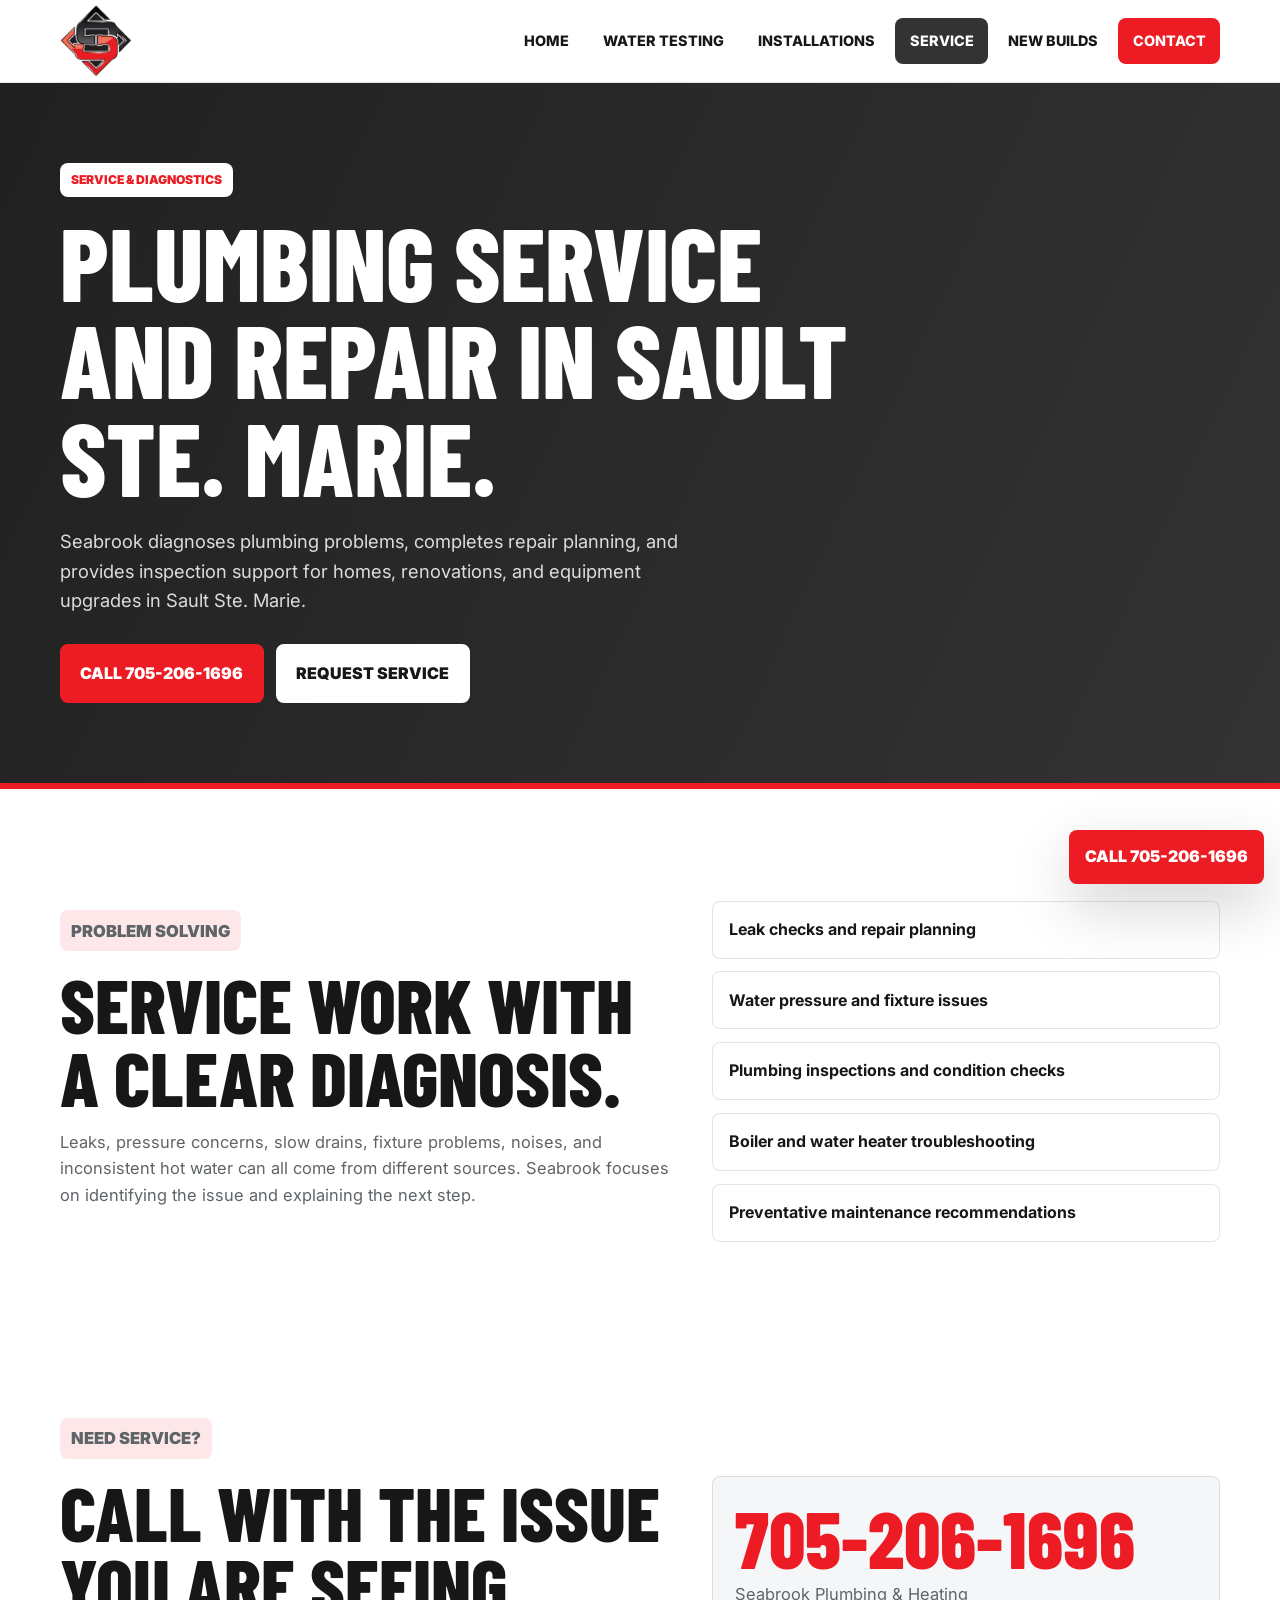
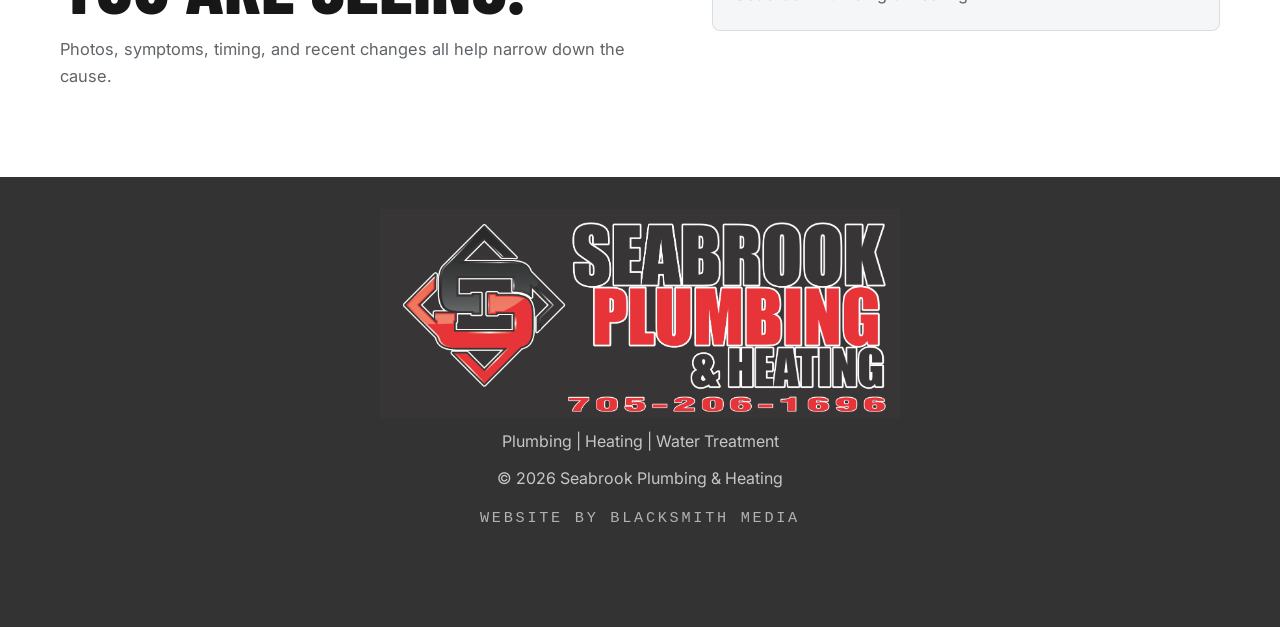
<file: service/index.html>
<!DOCTYPE html>
<html lang="en">
<head>
  <meta charset="UTF-8" />
  <meta name="viewport" content="width=device-width, initial-scale=1.0" />
  <title>Plumbing Service &amp; Repair in Sault Ste. Marie | Seabrook Plumbing &amp; Heating</title>
  <meta name="description" content="Seabrook Plumbing & Heating provides plumbing service, plumbing repair, diagnostics, inspections, troubleshooting, leak support, pressure checks, and repairs in Sault Ste. Marie." />
  <meta name="robots" content="index, follow" />
  <meta name="theme-color" content="#ffffff" />
  <link rel="canonical" href="https://seabrookplumbing.ca/service/" />
  <link rel="icon" type="image/png" href="../favicon.png" />
  <link rel="apple-touch-icon" href="../apple-touch-icon.png" />
  <link rel="manifest" href="../site.webmanifest" />
  <link rel="preconnect" href="https://fonts.googleapis.com" />
  <link rel="preconnect" href="https://fonts.gstatic.com" crossorigin />
  <link href="https://fonts.googleapis.com/css2?family=Barlow+Condensed:wght@600;700;800&amp;family=Inter:wght@400;500;600;700&amp;display=swap" rel="stylesheet" />
  <link rel="stylesheet" href="../styles.css" />
</head>
<body>
  <a class="skip-link" href="#main">Skip to content</a>
  <header class="site-header">
    <div class="container header-inner">
      <a class="brand" href="../" aria-label="Seabrook Plumbing and Heating home"><img src="../assets/seabrook-logo.png" alt="Seabrook Plumbing and Heating logo" /></a>
      <button class="nav-toggle" type="button" aria-label="Open menu" aria-expanded="false" aria-controls="site-nav"><span></span><span></span><span></span></button>
      <nav class="site-nav" id="site-nav" aria-label="Primary navigation">
        <a href="../">Home</a>
        <a href="../water-testing/">Water Testing</a>
        <a href="../installations/">Installations</a>
        <a class="active" href="./">Service</a>
        <a href="../new-builds/">New Builds</a>
        <a href="../contact/">Contact</a>
      </nav>
    </div>
  </header>
  <main id="main">
    <section class="page-hero">
      <div class="container">
        <p class="eyebrow">Service &amp; Diagnostics</p>
        <h1>Plumbing service and repair in Sault Ste. Marie.</h1>
        <p class="hero-text">Seabrook diagnoses plumbing problems, completes repair planning, and provides inspection support for homes, renovations, and equipment upgrades in Sault Ste. Marie.</p>
        <div class="hero-actions"><a class="button" href="tel:+17052061696">Call 705-206-1696</a><a class="button button-light" href="../contact/">Request Service</a></div>
      </div>
    </section>
    <section class="section water-section">
      <div class="container split">
        <div>
          <p class="section-kicker">Problem Solving</p>
          <h2>Service work with a clear diagnosis.</h2>
          <p>Leaks, pressure concerns, slow drains, fixture problems, noises, and inconsistent hot water can all come from different sources. Seabrook focuses on identifying the issue and explaining the next step.</p>
        </div>
        <ul class="detail-list">
          <li>Leak checks and repair planning</li>
          <li>Water pressure and fixture issues</li>
          <li>Plumbing inspections and condition checks</li>
          <li>Boiler and water heater troubleshooting</li>
          <li>Preventative maintenance recommendations</li>
        </ul>
      </div>
    </section>
    <section class="section contact-section">
      <div class="container contact-grid">
        <div><p class="section-kicker">Need Service?</p><h2>Call with the issue you are seeing.</h2><p>Photos, symptoms, timing, and recent changes all help narrow down the cause.</p></div>
        <div class="contact-card"><a class="contact-number" href="tel:+17052061696">705-206-1696</a><p>Seabrook Plumbing &amp; Heating</p></div>
      </div>
    </section>
  </main>
  <footer class="site-footer"><div class="container footer-inner"><img src="../assets/seabrook-logo-header.png" alt="Seabrook Plumbing and Heating" /><p>Plumbing | Heating | Water Treatment</p><p>&copy; 2026 Seabrook Plumbing &amp; Heating</p><a class="footer-credit" href="https://blacksmithmedia.ca" target="_blank" rel="noopener">Website By Blacksmith Media</a></div></footer>
  <a class="floating-call" href="tel:+17052061696">Call 705-206-1696</a>
  <script src="../script.js"></script>
</body>
</html>
</file>
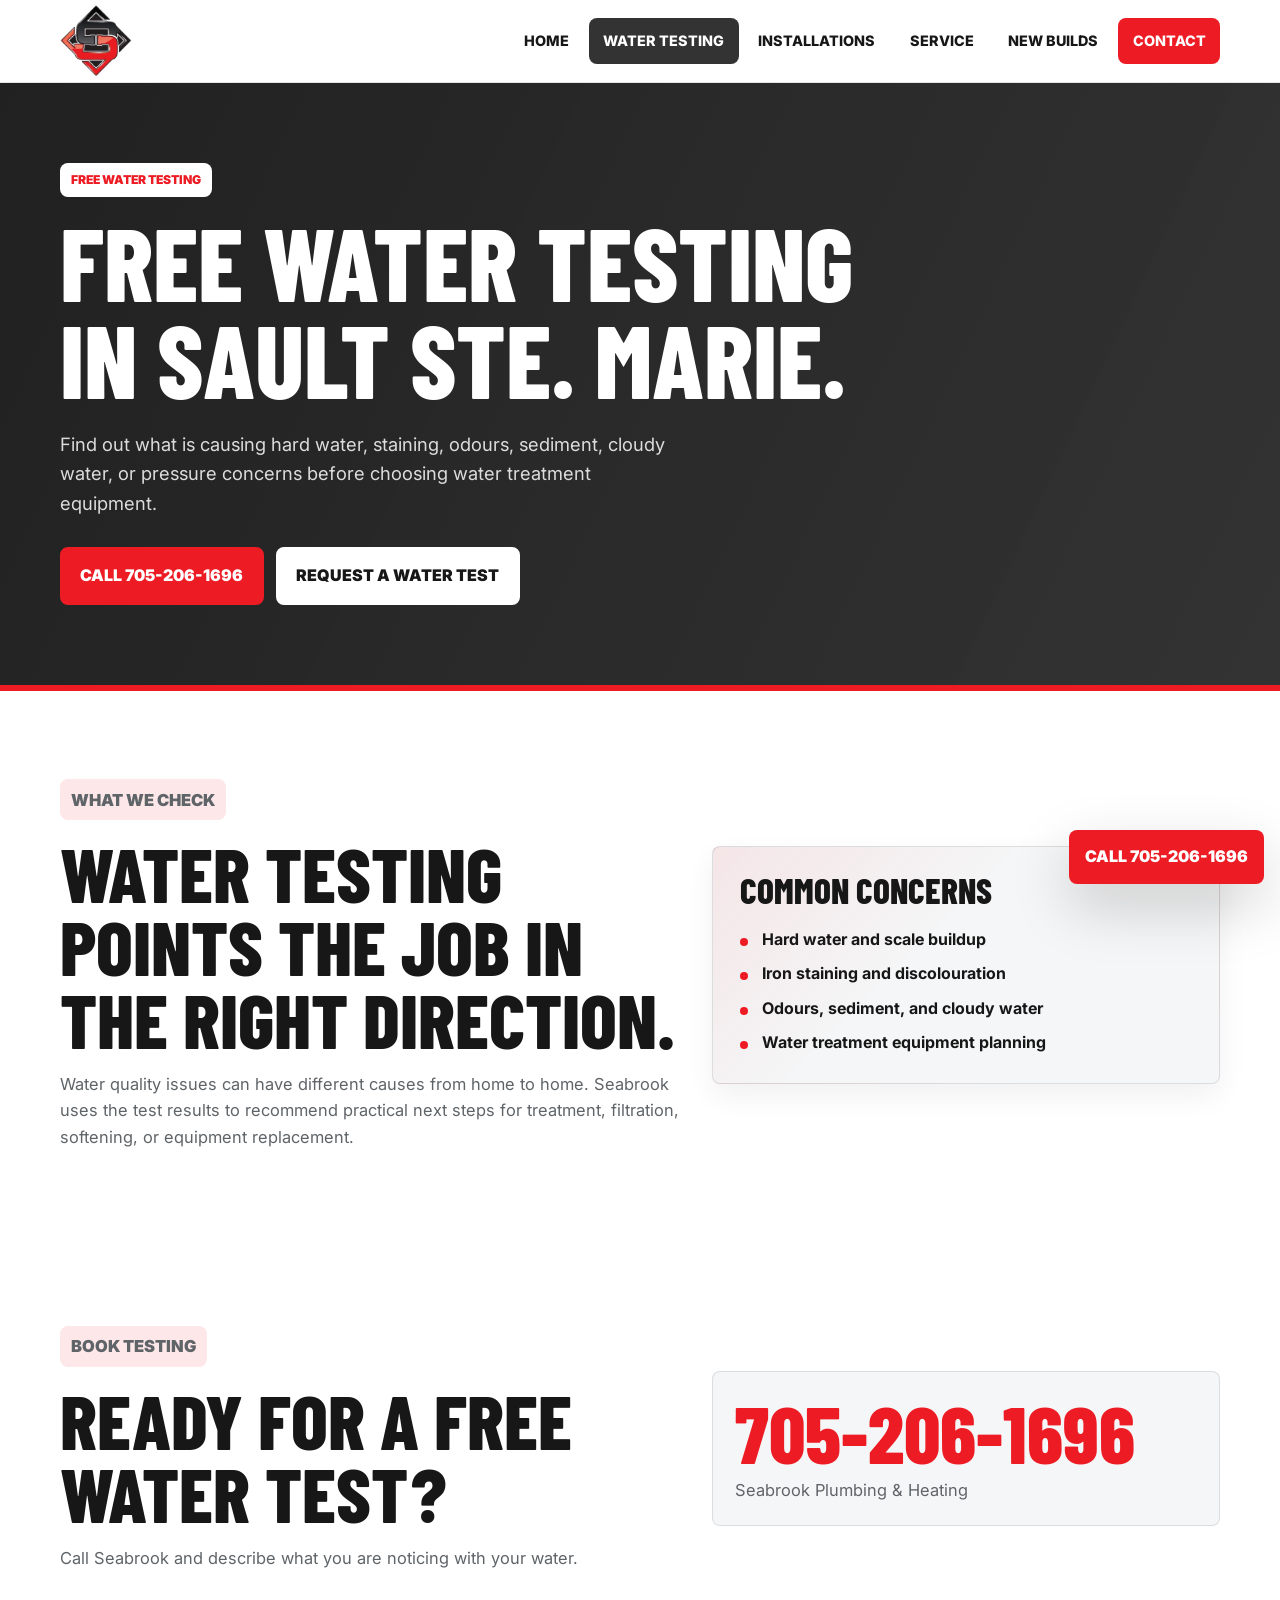
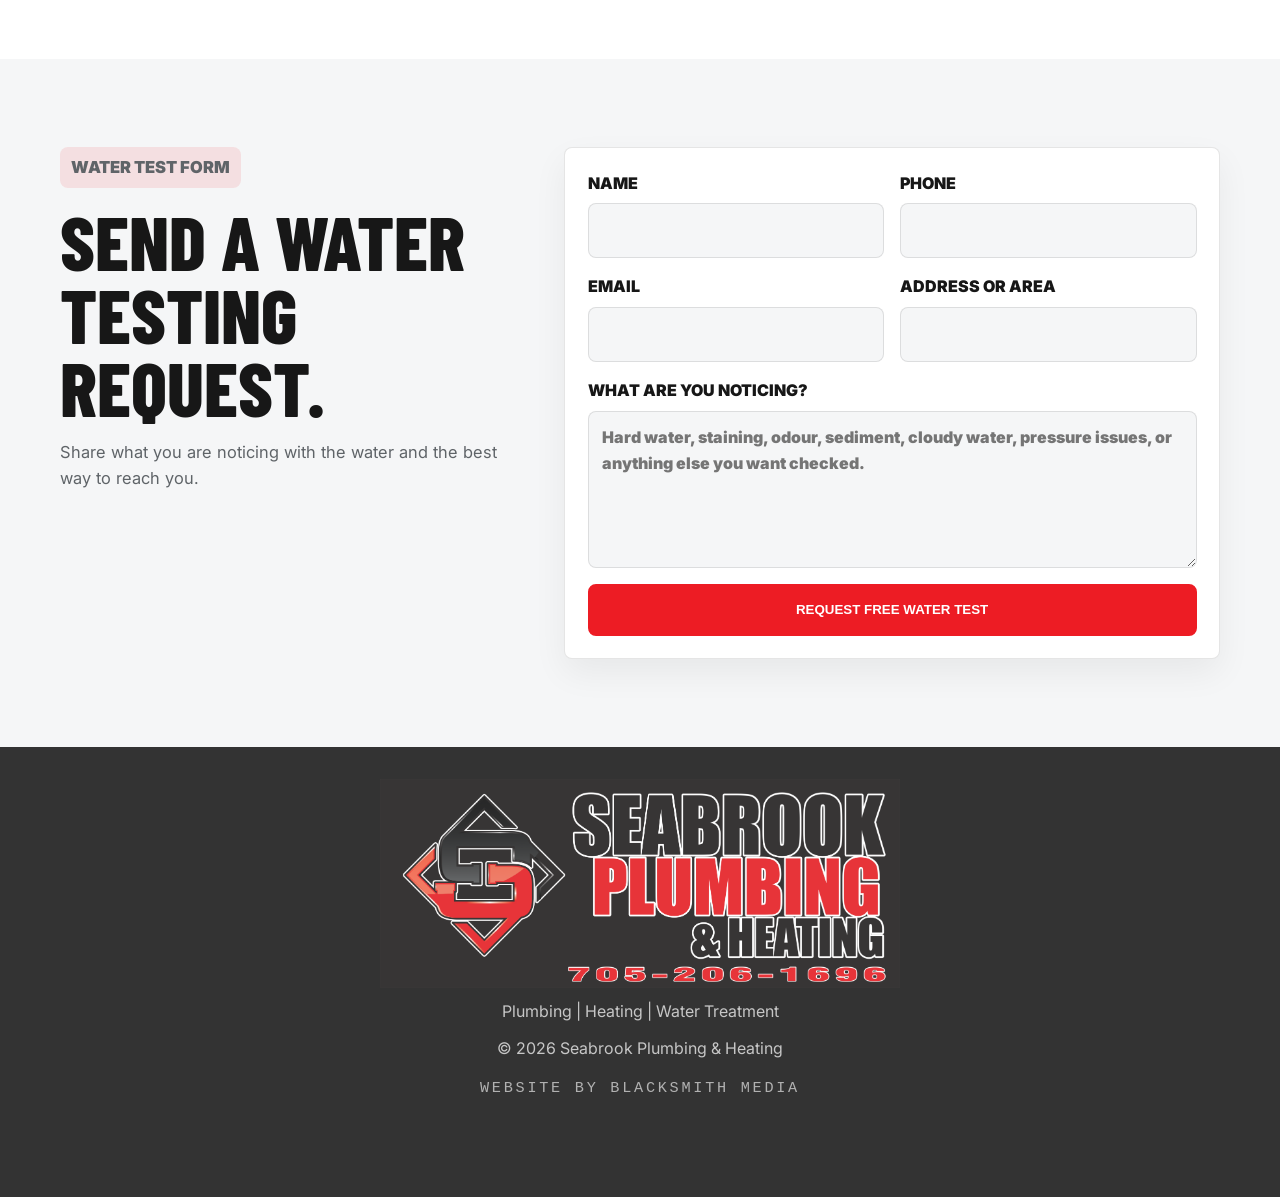
<file: water-testing/index.html>
<!DOCTYPE html>
<html lang="en">
<head>
  <meta charset="UTF-8" />
  <meta name="viewport" content="width=device-width, initial-scale=1.0" />
  <title>Free Water Testing in Sault Ste. Marie | Seabrook Plumbing &amp; Heating</title>
  <meta name="description" content="Book free water testing in Sault Ste. Marie with Seabrook Plumbing & Heating for hard water, odours, staining, sediment, cloudy water, and treatment recommendations." />
  <meta name="robots" content="index, follow" />
  <meta name="theme-color" content="#ffffff" />
  <link rel="canonical" href="https://seabrookplumbing.ca/water-testing/" />
  <link rel="icon" type="image/png" href="../favicon.png" />
  <link rel="apple-touch-icon" href="../apple-touch-icon.png" />
  <link rel="manifest" href="../site.webmanifest" />
  <link rel="preconnect" href="https://fonts.googleapis.com" />
  <link rel="preconnect" href="https://fonts.gstatic.com" crossorigin />
  <link href="https://fonts.googleapis.com/css2?family=Barlow+Condensed:wght@600;700;800&amp;family=Inter:wght@400;500;600;700&amp;display=swap" rel="stylesheet" />
  <link rel="stylesheet" href="../styles.css" />
</head>
<body>
  <a class="skip-link" href="#main">Skip to content</a>
  <header class="site-header">
    <div class="container header-inner">
      <a class="brand" href="../" aria-label="Seabrook Plumbing and Heating home">
        <img src="../assets/seabrook-logo.png" alt="Seabrook Plumbing and Heating logo" />
      </a>
      <button class="nav-toggle" type="button" aria-label="Open menu" aria-expanded="false" aria-controls="site-nav"><span></span><span></span><span></span></button>
      <nav class="site-nav" id="site-nav" aria-label="Primary navigation">
        <a href="../">Home</a>
        <a class="active" href="./">Water Testing</a>
        <a href="../installations/">Installations</a>
        <a href="../service/">Service</a>
        <a href="../new-builds/">New Builds</a>
        <a href="../contact/">Contact</a>
      </nav>
    </div>
  </header>
  <main id="main">
    <section class="page-hero">
      <div class="container">
        <p class="eyebrow">Free Water Testing</p>
        <h1>Free water testing in Sault Ste. Marie.</h1>
        <p class="hero-text">Find out what is causing hard water, staining, odours, sediment, cloudy water, or pressure concerns before choosing water treatment equipment.</p>
        <div class="hero-actions">
          <a class="button" href="tel:+17052061696">Call 705-206-1696</a>
          <a class="button button-light" href="../contact/">Request a Water Test</a>
        </div>
      </div>
    </section>
    <section class="section water-section">
      <div class="container split">
        <div>
          <p class="section-kicker">What We Check</p>
          <h2>Water testing points the job in the right direction.</h2>
          <p>Water quality issues can have different causes from home to home. Seabrook uses the test results to recommend practical next steps for treatment, filtration, softening, or equipment replacement.</p>
        </div>
        <div class="test-panel">
          <h3>Common concerns</h3>
          <ul>
            <li>Hard water and scale buildup</li>
            <li>Iron staining and discolouration</li>
            <li>Odours, sediment, and cloudy water</li>
            <li>Water treatment equipment planning</li>
          </ul>
        </div>
      </div>
    </section>
    <section class="section contact-section">
      <div class="container contact-grid">
        <div>
          <p class="section-kicker">Book Testing</p>
          <h2>Ready for a free water test?</h2>
          <p>Call Seabrook and describe what you are noticing with your water.</p>
        </div>
        <div class="contact-card">
          <a class="contact-number" href="tel:+17052061696">705-206-1696</a>
          <p>Seabrook Plumbing &amp; Heating</p>
        </div>
      </div>
    </section>
    <section class="section">
      <div class="container form-grid">
        <div>
          <p class="section-kicker">Water Test Form</p>
          <h2>Send a water testing request.</h2>
          <p>Share what you are noticing with the water and the best way to reach you.</p>
        </div>
        <form class="site-form" action="https://formsubmit.co/seabrookplumbingandheating@gmail.com" method="POST">
          <input type="hidden" name="_subject" value="Free water testing request from seabrookplumbing.ca" />
          <input type="hidden" name="_captcha" value="false" />
          <input type="hidden" name="_template" value="table" />
          <label>
            Name
            <input type="text" name="name" autocomplete="name" required />
          </label>
          <label>
            Phone
            <input type="tel" name="phone" autocomplete="tel" required />
          </label>
          <label>
            Email
            <input type="email" name="email" autocomplete="email" />
          </label>
          <label>
            Address or area
            <input type="text" name="address_or_area" autocomplete="street-address" />
          </label>
          <label class="full-field">
            What are you noticing?
            <textarea name="water_concerns" rows="5" placeholder="Hard water, staining, odour, sediment, cloudy water, pressure issues, or anything else you want checked." required></textarea>
          </label>
          <button class="button" type="submit">Request Free Water Test</button>
        </form>
      </div>
    </section>
  </main>
  <footer class="site-footer"><div class="container footer-inner"><img src="../assets/seabrook-logo-header.png" alt="Seabrook Plumbing and Heating" /><p>Plumbing | Heating | Water Treatment</p><p>&copy; 2026 Seabrook Plumbing &amp; Heating</p><a class="footer-credit" href="https://blacksmithmedia.ca" target="_blank" rel="noopener">Website By Blacksmith Media</a></div></footer>
  <a class="floating-call" href="tel:+17052061696">Call 705-206-1696</a>
  <script src="../script.js"></script>
</body>
</html>
</file>
<file: styles.css>
:root {
  --charcoal: #333333;
  --charcoal-deep: #202020;
  --ink: #171717;
  --muted: #5f6468;
  --light: #f5f6f7;
  --white: #ffffff;
  --red: #ed1c24;
  --red-dark: #c9151c;
  --red-soft: rgba(237, 28, 36, 0.1);
  --line: rgba(23, 23, 23, 0.11);
  --line-dark: rgba(255, 255, 255, 0.14);
  --shadow: 0 22px 60px rgba(0, 0, 0, 0.18);
  --radius: 8px;
  --max: 1160px;
}

* {
  box-sizing: border-box;
}

html {
  scroll-behavior: smooth;
}

body {
  margin: 0;
  font-family: "Inter", Arial, sans-serif;
  color: var(--ink);
  background: var(--light);
  line-height: 1.6;
  overflow-x: hidden;
}

body.menu-open {
  overflow: hidden;
}

img {
  display: block;
  max-width: 100%;
}

a {
  color: inherit;
  text-decoration: none;
}

a:focus-visible,
button:focus-visible {
  outline: 3px solid rgba(237, 28, 36, 0.28);
  outline-offset: 4px;
}

.container {
  width: min(calc(100% - 2rem), var(--max));
  margin: 0 auto;
}

.skip-link {
  position: absolute;
  top: -60px;
  left: 1rem;
  z-index: 3000;
  padding: 0.8rem 1rem;
  border-radius: var(--radius);
  background: var(--red);
  color: var(--white);
  font-weight: 700;
}

.skip-link:focus {
  top: 1rem;
}

h1,
h2,
h3,
.contact-number,
.trust-strip strong {
  margin: 0;
  font-family: "Barlow Condensed", Impact, sans-serif;
  font-weight: 800;
  letter-spacing: 0;
  line-height: 0.95;
  text-transform: uppercase;
}

p {
  margin: 0;
}

.site-header {
  position: sticky;
  top: 0;
  z-index: 2000;
  background: rgba(255, 255, 255, 0.96);
  border-bottom: 1px solid var(--line);
  backdrop-filter: blur(12px);
}

.header-inner {
  min-height: 82px;
  display: flex;
  align-items: center;
  justify-content: space-between;
  gap: 1rem;
}

.brand {
  display: inline-flex;
  align-items: center;
}

.brand img {
  width: 72px;
  height: 72px;
  object-fit: contain;
}

.site-nav {
  display: flex;
  align-items: center;
  gap: 0.35rem;
}

.site-nav a {
  padding: 0.72rem 0.9rem;
  border-radius: var(--radius);
  color: var(--ink);
  font-size: 0.9rem;
  font-weight: 800;
  text-transform: uppercase;
  transition: background 0.2s ease, color 0.2s ease;
}

.site-nav a:hover,
.site-nav a.active {
  background: var(--charcoal);
  color: var(--white);
}

.site-nav a:last-child {
  background: var(--red);
  color: var(--white);
}

.nav-toggle {
  display: none;
  width: 48px;
  height: 48px;
  border: 1px solid var(--line);
  border-radius: var(--radius);
  background: transparent;
  cursor: pointer;
}

.nav-toggle span {
  display: block;
  width: 22px;
  height: 2px;
  margin: 5px auto;
  background: var(--ink);
  transition: transform 0.2s ease, opacity 0.2s ease;
}

.hero {
  color: var(--white);
  background:
    linear-gradient(115deg, rgba(32, 32, 32, 0.97), rgba(51, 51, 51, 0.92)),
    var(--charcoal);
  border-bottom: 6px solid var(--red);
}

.hero-grid {
  min-height: calc(100vh - 82px);
  display: grid;
  grid-template-columns: minmax(0, 0.95fr) minmax(360px, 1.05fr);
  gap: 2rem;
  align-items: center;
  padding: 4.5rem 0;
}

.hero-copy {
  max-width: 680px;
}

.eyebrow,
.section-kicker {
  display: inline-flex;
  align-items: center;
  min-height: 34px;
  margin-bottom: 1rem;
  padding: 0.45rem 0.7rem;
  border-radius: var(--radius);
  color: var(--red);
  background: var(--white);
  font-size: 0.76rem;
  font-weight: 900;
  letter-spacing: 0;
  text-transform: uppercase;
}

.section-kicker {
  background: var(--red-soft);
}

h1 {
  font-size: clamp(3.6rem, 8vw, 7.8rem);
  max-width: 820px;
}

.hero-text {
  max-width: 620px;
  margin-top: 1.4rem;
  color: rgba(255, 255, 255, 0.86);
  font-size: 1.15rem;
}

.hero-actions,
.contact-actions {
  display: flex;
  flex-wrap: wrap;
  gap: 0.75rem;
  margin-top: 1.8rem;
}

.hero-service-list {
  display: flex;
  flex-wrap: wrap;
  gap: 0.55rem;
  margin: 1.5rem 0 0;
  padding: 0;
  list-style: none;
}

.hero-service-list li {
  padding: 0.55rem 0.7rem;
  border: 1px solid var(--line-dark);
  border-radius: var(--radius);
  color: rgba(255, 255, 255, 0.84);
  background: rgba(255, 255, 255, 0.06);
  font-weight: 800;
  text-transform: uppercase;
}

.button {
  display: inline-flex;
  align-items: center;
  justify-content: center;
  min-height: 52px;
  padding: 0.9rem 1.15rem;
  border: 2px solid var(--red);
  border-radius: var(--radius);
  background: var(--red);
  color: var(--white);
  font-weight: 900;
  text-transform: uppercase;
  transition: transform 0.2s ease, background 0.2s ease, border-color 0.2s ease;
}

.button:hover {
  transform: translateY(-2px);
  background: var(--red-dark);
  border-color: var(--red-dark);
}

.motion-ready .reveal-item {
  transform: translateY(22px);
  opacity: 0;
  transition: transform 0.7s ease, opacity 0.7s ease;
  transition-delay: var(--reveal-delay, 0ms);
}

.motion-ready .reveal-item.is-visible {
  transform: translateY(0);
  opacity: 1;
}

.button-light {
  background: var(--white);
  border-color: var(--white);
  color: var(--ink);
}

.button-dark {
  background: var(--charcoal);
  border-color: var(--charcoal);
}

.hero-art {
  border-radius: var(--radius);
  background: #333333;
  box-shadow: var(--shadow);
  overflow: hidden;
  padding: clamp(0.85rem, 2vw, 1.5rem);
}

.hero-art img {
  width: 100%;
  height: auto;
  max-height: min(52vh, 520px);
  object-fit: contain;
  object-position: center;
}

.trust-strip {
  background: var(--white);
}

.trust-grid {
  display: grid;
  grid-template-columns: repeat(3, 1fr);
  gap: 1px;
  background: var(--line);
  border-right: 1px solid var(--line);
  border-left: 1px solid var(--line);
}

.trust-grid a {
  min-height: 160px;
  padding: 1.5rem;
  background: var(--white);
  transition: transform 0.2s ease, box-shadow 0.2s ease;
}

.trust-grid a:hover {
  position: relative;
  z-index: 1;
  transform: translateY(-2px);
  box-shadow: 0 14px 28px rgba(0, 0, 0, 0.08);
}

.trust-grid strong {
  display: block;
  color: var(--red);
  font-size: 2.2rem;
}

.trust-grid span {
  display: block;
  margin-top: 0.55rem;
  color: var(--muted);
  font-weight: 600;
}

.section {
  padding: 5.5rem 0;
}

.page-hero {
  padding: 5rem 0;
  color: var(--white);
  background:
    linear-gradient(115deg, rgba(32, 32, 32, 0.97), rgba(51, 51, 51, 0.92)),
    var(--charcoal);
  border-bottom: 6px solid var(--red);
}

.page-hero .hero-text {
  color: rgba(255, 255, 255, 0.84);
}

.split,
.build-grid,
.contact-grid {
  display: grid;
  grid-template-columns: minmax(0, 1fr) minmax(320px, 0.82fr);
  gap: 2rem;
  align-items: center;
}

h2 {
  font-size: clamp(2.8rem, 6vw, 5.7rem);
}

.section p,
.section-header > p {
  color: var(--muted);
  font-size: 1.03rem;
}

.section h2 + p,
.section .section-kicker + h2 + p {
  margin-top: 1rem;
}

.text-link {
  display: inline-flex;
  margin-top: 1.4rem;
  color: var(--red);
  font-weight: 900;
  text-transform: uppercase;
}

.water-section {
  background: var(--white);
}

.water-grid {
  display: grid;
  grid-template-columns: minmax(0, 1.05fr) minmax(320px, 0.95fr);
  gap: 1.4rem;
  align-items: stretch;
}

.test-panel {
  display: grid;
  align-content: center;
  padding: 1.7rem;
  border: 1px solid var(--line);
  border-radius: var(--radius);
  background:
    linear-gradient(135deg, rgba(237, 28, 36, 0.08), transparent 42%),
    var(--light);
  box-shadow: 0 12px 30px rgba(0, 0, 0, 0.06);
}

.test-panel h3,
.service-card h3 {
  font-size: 2.2rem;
}

.test-panel p {
  margin-top: 0.7rem;
}

.test-panel ul {
  display: grid;
  gap: 0.55rem;
  margin: 1.2rem 0 0;
  padding: 0;
  list-style: none;
}

.test-panel li {
  position: relative;
  padding-left: 1.4rem;
  font-weight: 700;
}

.test-panel li::before {
  content: "";
  position: absolute;
  top: 0.7rem;
  left: 0;
  width: 8px;
  height: 8px;
  border-radius: 50%;
  background: var(--red);
}

.section-header {
  display: grid;
  grid-template-columns: minmax(0, 1.1fr) minmax(280px, 0.72fr);
  gap: 2rem;
  align-items: end;
  margin-bottom: 2rem;
}

.services-grid {
  display: grid;
  grid-template-columns: repeat(3, 1fr);
  gap: 1rem;
}

.service-card {
  min-height: 280px;
  padding: 1.3rem;
  border: 1px solid var(--line);
  border-radius: var(--radius);
  background: var(--white);
  transition: transform 0.2s ease, box-shadow 0.2s ease;
}

a.service-card:hover {
  transform: translateY(-3px);
  box-shadow: 0 14px 34px rgba(0, 0, 0, 0.08);
}

.service-card p {
  margin-top: 0.9rem;
}

.local-seo-section {
  background: var(--light);
}

.local-seo-grid {
  display: grid;
  grid-template-columns: repeat(3, 1fr);
  gap: 1rem;
}

.local-seo-grid article {
  min-height: 260px;
  padding: 1.3rem;
  border: 1px solid var(--line);
  border-radius: var(--radius);
  background: var(--white);
  box-shadow: 0 12px 28px rgba(0, 0, 0, 0.05);
}

.local-seo-grid span {
  display: inline-flex;
  margin-bottom: 1.2rem;
  color: var(--red);
  font-weight: 900;
  text-transform: uppercase;
}

.local-seo-grid h3 {
  font-size: 2.15rem;
}

.local-seo-grid p {
  margin-top: 0.9rem;
}

.faq-section {
  background: var(--white);
}

.faq-grid {
  display: grid;
  gap: 0.8rem;
}

.faq-grid details {
  border: 1px solid var(--line);
  border-radius: var(--radius);
  background: var(--light);
}

.faq-grid summary {
  cursor: pointer;
  padding: 1rem 1.1rem;
  color: var(--ink);
  font-weight: 900;
  text-transform: uppercase;
}

.faq-grid details p {
  padding: 0 1.1rem 1.1rem;
}

.install-gallery-section {
  background: var(--white);
}

.install-feature-grid {
  display: grid;
  grid-template-columns: minmax(0, 1.08fr) minmax(280px, 0.92fr);
  grid-template-rows: repeat(2, minmax(220px, 1fr));
  gap: 1rem;
}

.install-feature {
  margin: 0;
  border: 1px solid var(--line);
  border-radius: var(--radius);
  background: var(--light);
  overflow: hidden;
}

.install-feature.large {
  grid-row: span 2;
}

.install-feature img {
  width: 100%;
  height: 100%;
  min-height: 260px;
  aspect-ratio: 4 / 3;
  object-fit: cover;
}

.install-feature.large img {
  min-height: 560px;
}

.install-feature figcaption {
  padding: 0.85rem 1rem 1rem;
  color: var(--muted);
  font-weight: 800;
}

.build-section {
  color: var(--white);
  background: var(--charcoal);
}

.build-section .section-kicker {
  background: rgba(255, 255, 255, 0.08);
  color: var(--white);
}

.build-section p {
  color: rgba(255, 255, 255, 0.8);
}

.logo-panel {
  min-height: 440px;
  display: grid;
  place-items: center;
  border: 1px solid var(--line-dark);
  border-radius: var(--radius);
  background: var(--charcoal-deep);
  overflow: hidden;
}

.logo-panel img {
  width: min(78%, 360px);
}

.build-photo-stack {
  display: grid;
  grid-template-columns: 1fr 1fr;
  gap: 0.8rem;
  align-items: stretch;
}

.build-photo-stack img {
  width: 100%;
  min-height: 420px;
  border-radius: var(--radius);
  object-fit: cover;
  box-shadow: var(--shadow);
}

.build-photo-stack img:first-child {
  transform: translateY(1.4rem);
}

.install-side-gallery {
  display: grid;
  grid-template-columns: 1fr 1fr;
  gap: 0.8rem;
}

.install-side-gallery img {
  width: 100%;
  min-height: 240px;
  border-radius: var(--radius);
  object-fit: cover;
}

.install-side-gallery img:first-child {
  grid-column: 1 / -1;
  min-height: 300px;
}

.check-grid {
  display: grid;
  grid-template-columns: repeat(2, 1fr);
  gap: 0.7rem;
  margin-top: 1.6rem;
}

.check-grid span {
  padding: 0.8rem;
  border: 1px solid var(--line-dark);
  border-radius: var(--radius);
  background: rgba(255, 255, 255, 0.06);
  font-weight: 800;
  text-transform: uppercase;
}

.contact-section {
  background: var(--white);
}

.contact-card {
  padding: 1.4rem;
  border-radius: var(--radius);
  background: var(--light);
  border: 1px solid var(--line);
}

.contact-number {
  display: block;
  color: var(--red);
  font-size: clamp(3rem, 7vw, 5rem);
}

.contact-card p {
  margin-top: 0.4rem;
}

.email-link {
  display: inline-flex;
  margin-top: 0.9rem;
  color: var(--red);
  font-weight: 900;
  overflow-wrap: anywhere;
}

.form-grid {
  display: grid;
  grid-template-columns: minmax(0, 0.72fr) minmax(320px, 1fr);
  gap: 2rem;
  align-items: start;
}

.site-form {
  display: grid;
  grid-template-columns: repeat(2, 1fr);
  gap: 1rem;
  padding: 1.4rem;
  border: 1px solid var(--line);
  border-radius: var(--radius);
  background: var(--white);
  box-shadow: 0 14px 34px rgba(0, 0, 0, 0.06);
}

.site-form label {
  display: grid;
  gap: 0.45rem;
  color: var(--ink);
  font-weight: 900;
  text-transform: uppercase;
}

.site-form input,
.site-form select,
.site-form textarea {
  width: 100%;
  min-height: 48px;
  padding: 0.85rem;
  border: 1px solid var(--line);
  border-radius: var(--radius);
  background: var(--light);
  color: var(--ink);
  font: inherit;
}

.site-form textarea {
  min-height: 140px;
  resize: vertical;
}

.site-form .full-field,
.site-form button {
  grid-column: 1 / -1;
}

.detail-list {
  display: grid;
  gap: 0.8rem;
  margin: 1.5rem 0 0;
  padding: 0;
  list-style: none;
}

.detail-list li {
  padding: 0.95rem 1rem;
  border: 1px solid var(--line);
  border-radius: var(--radius);
  background: var(--white);
  font-weight: 700;
}

.site-footer {
  padding: 2rem 0 6rem;
  color: rgba(255, 255, 255, 0.72);
  background: var(--charcoal);
  text-align: center;
}

.footer-inner {
  display: grid;
  justify-items: center;
  gap: 0.7rem;
}

.footer-inner img {
  width: min(520px, 100%);
}

.footer-credit {
  display: inline-flex;
  margin-top: 0.25rem;
  color: rgba(255, 255, 255, 0.62);
  font-family: "Roboto Mono", "Courier New", monospace;
  font-size: 0.95rem;
  font-weight: 500;
  letter-spacing: 0.18em;
  text-transform: uppercase;
  transition: color 0.2s ease;
}

.footer-credit:hover {
  color: var(--white);
}

.floating-call {
  position: fixed;
  right: 1rem;
  bottom: 1rem;
  z-index: 1800;
  display: inline-flex;
  align-items: center;
  justify-content: center;
  min-height: 52px;
  padding: 0.9rem 1rem;
  border-radius: var(--radius);
  background: var(--red);
  color: var(--white);
  box-shadow: var(--shadow);
  font-weight: 900;
  text-transform: uppercase;
}

@media (max-width: 940px) {
  .nav-toggle {
    display: block;
  }

  .nav-toggle[aria-expanded="true"] span:nth-child(1) {
    transform: translateY(7px) rotate(45deg);
  }

  .nav-toggle[aria-expanded="true"] span:nth-child(2) {
    opacity: 0;
  }

  .nav-toggle[aria-expanded="true"] span:nth-child(3) {
    transform: translateY(-7px) rotate(-45deg);
  }

  .site-nav {
    position: fixed;
    top: 82px;
    right: 1rem;
    left: 1rem;
    display: grid;
    padding: 1rem;
    border: 1px solid var(--line-dark);
    border-radius: var(--radius);
    background: var(--white);
    transform: translateY(-120%);
    opacity: 0;
    pointer-events: none;
    transition: transform 0.2s ease, opacity 0.2s ease;
  }

  .site-nav.is-open {
    transform: translateY(0);
    opacity: 1;
    pointer-events: auto;
  }

  .hero-grid,
  .split,
  .water-grid,
  .build-grid,
  .contact-grid,
  .build-photo-stack,
  .form-grid,
  .section-header {
    grid-template-columns: 1fr;
  }

  .hero-grid {
    min-height: auto;
    padding: 3rem 0;
  }

  .hero-art img {
    max-height: none;
  }

  .trust-grid,
  .services-grid,
  .local-seo-grid,
  .install-feature-grid {
    grid-template-columns: 1fr;
  }

  .install-feature-grid {
    grid-template-rows: none;
  }

  .service-card {
    min-height: 0;
  }

  .local-seo-grid article {
    min-height: 0;
  }

  .build-photo-stack img,
  .build-photo-stack img:first-child {
    min-height: 280px;
    transform: none;
  }
}

@media (max-width: 560px) {
  .container {
    width: min(calc(100% - 1.2rem), var(--max));
  }

  .header-inner {
    min-height: 72px;
  }

  .brand img {
    width: 62px;
    height: 62px;
  }

  .site-nav {
    top: 72px;
  }

  h1 {
    font-size: 3.45rem;
  }

  h2 {
    font-size: 2.7rem;
  }

  .section {
    padding: 4rem 0;
  }

  .hero-actions,
  .contact-actions,
  .button,
  .site-form {
    width: 100%;
  }

  .site-form {
    grid-template-columns: 1fr;
    padding: 1rem;
  }

  .check-grid {
    grid-template-columns: 1fr;
  }

  .install-side-gallery {
    grid-template-columns: 1fr;
  }

  .install-feature.large img,
  .install-feature img,
  .install-side-gallery img,
  .install-side-gallery img:first-child {
    min-height: 260px;
  }

  .floating-call {
    right: 0.6rem;
    left: 0.6rem;
  }
}

@media (prefers-reduced-motion: reduce) {
  html {
    scroll-behavior: auto;
  }

  *,
  *::before,
  *::after {
    animation-duration: 0.01ms !important;
    animation-iteration-count: 1 !important;
    transition-duration: 0.01ms !important;
  }
}
</file>
